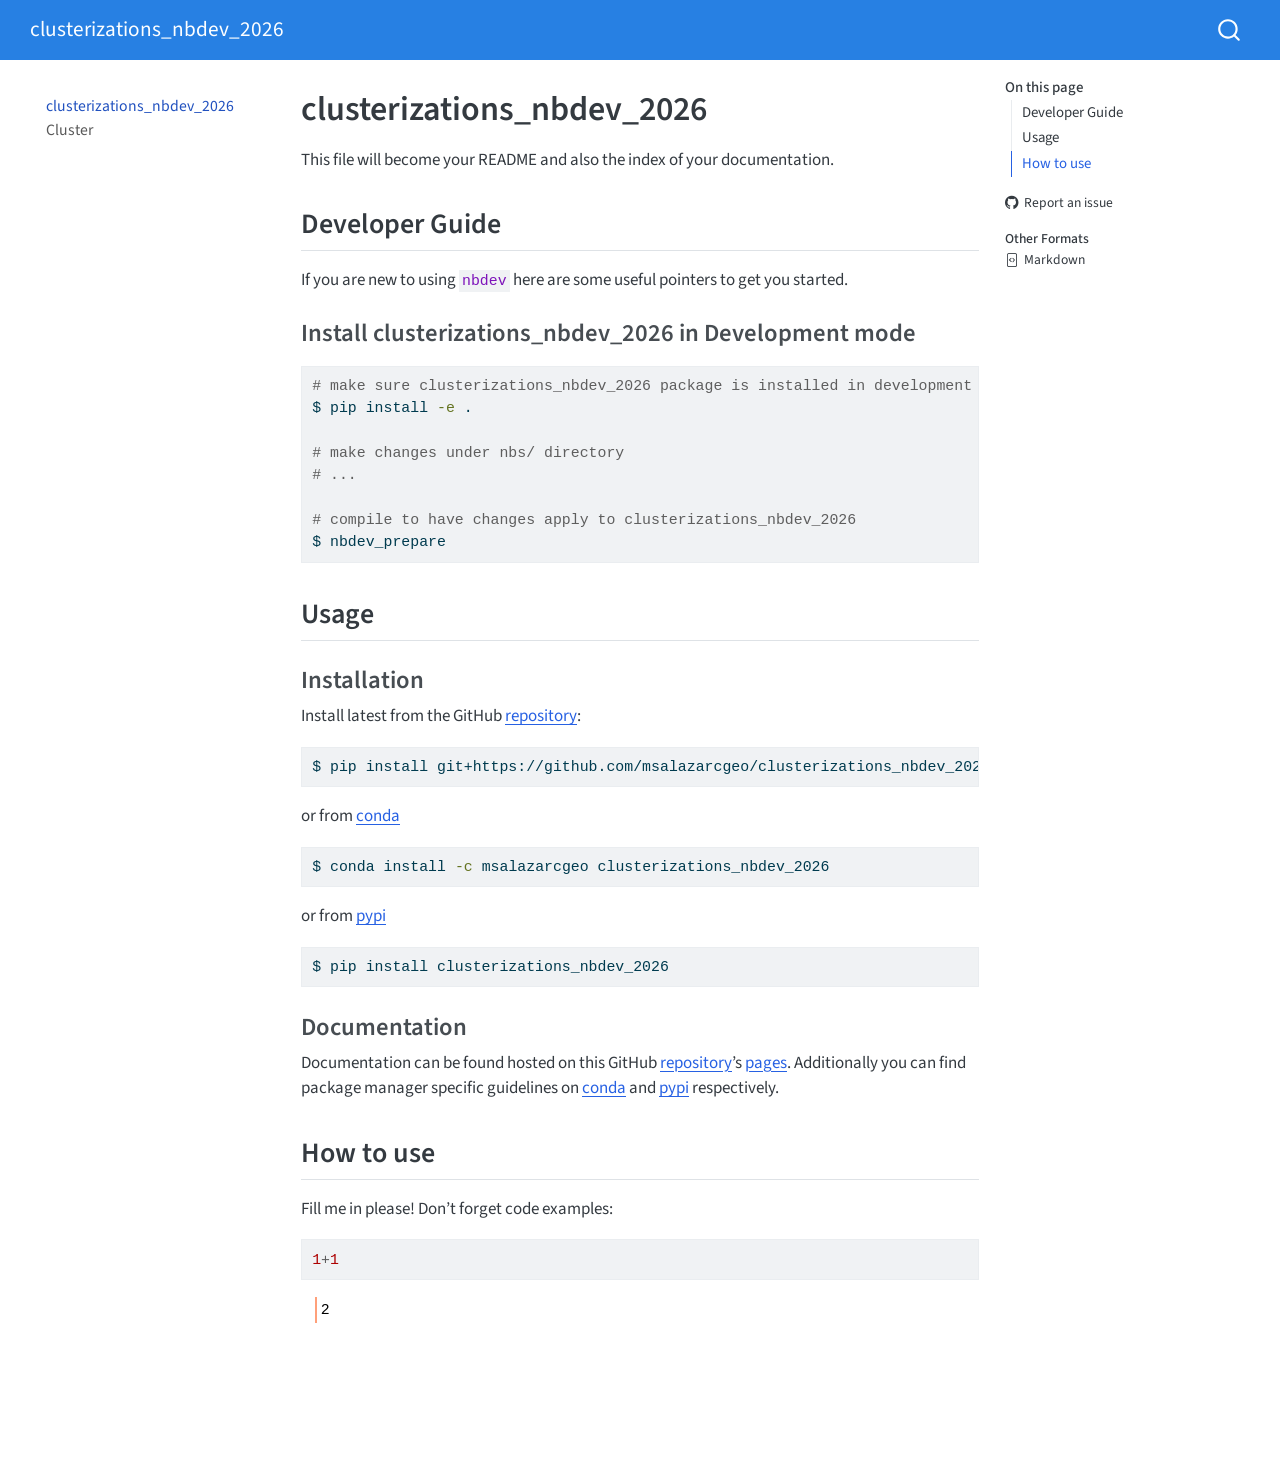
<file: index.html>
<!DOCTYPE html>
<html xmlns="http://www.w3.org/1999/xhtml" lang="en" xml:lang="en"><head>

<meta charset="utf-8">
<meta name="generator" content="quarto-1.8.27">

<meta name="viewport" content="width=device-width, initial-scale=1.0, user-scalable=yes">


<title>clusterizations_nbdev_2026</title>
<style>
code{white-space: pre-wrap;}
span.smallcaps{font-variant: small-caps;}
div.columns{display: flex; gap: min(4vw, 1.5em);}
div.column{flex: auto; overflow-x: auto;}
div.hanging-indent{margin-left: 1.5em; text-indent: -1.5em;}
ul.task-list{list-style: none;}
ul.task-list li input[type="checkbox"] {
  width: 0.8em;
  margin: 0 0.8em 0.2em -1em; /* quarto-specific, see https://github.com/quarto-dev/quarto-cli/issues/4556 */ 
  vertical-align: middle;
}
/* CSS for syntax highlighting */
html { -webkit-text-size-adjust: 100%; }
pre > code.sourceCode { white-space: pre; position: relative; }
pre > code.sourceCode > span { display: inline-block; line-height: 1.25; }
pre > code.sourceCode > span:empty { height: 1.2em; }
.sourceCode { overflow: visible; }
code.sourceCode > span { color: inherit; text-decoration: inherit; }
div.sourceCode { margin: 1em 0; }
pre.sourceCode { margin: 0; }
@media screen {
div.sourceCode { overflow: auto; }
}
@media print {
pre > code.sourceCode { white-space: pre-wrap; }
pre > code.sourceCode > span { text-indent: -5em; padding-left: 5em; }
}
pre.numberSource code
  { counter-reset: source-line 0; }
pre.numberSource code > span
  { position: relative; left: -4em; counter-increment: source-line; }
pre.numberSource code > span > a:first-child::before
  { content: counter(source-line);
    position: relative; left: -1em; text-align: right; vertical-align: baseline;
    border: none; display: inline-block;
    -webkit-touch-callout: none; -webkit-user-select: none;
    -khtml-user-select: none; -moz-user-select: none;
    -ms-user-select: none; user-select: none;
    padding: 0 4px; width: 4em;
  }
pre.numberSource { margin-left: 3em;  padding-left: 4px; }
div.sourceCode
  {   }
@media screen {
pre > code.sourceCode > span > a:first-child::before { text-decoration: underline; }
}
</style>


<script src="site_libs/quarto-nav/quarto-nav.js"></script>
<script src="site_libs/quarto-nav/headroom.min.js"></script>
<script src="site_libs/clipboard/clipboard.min.js"></script>
<script src="site_libs/quarto-search/autocomplete.umd.js"></script>
<script src="site_libs/quarto-search/fuse.min.js"></script>
<script src="site_libs/quarto-search/quarto-search.js"></script>
<meta name="quarto:offset" content="./">
<script src="site_libs/quarto-html/quarto.js" type="module"></script>
<script src="site_libs/quarto-html/tabsets/tabsets.js" type="module"></script>
<script src="site_libs/quarto-html/axe/axe-check.js" type="module"></script>
<script src="site_libs/quarto-html/popper.min.js"></script>
<script src="site_libs/quarto-html/tippy.umd.min.js"></script>
<script src="site_libs/quarto-html/anchor.min.js"></script>
<link href="site_libs/quarto-html/tippy.css" rel="stylesheet">
<link href="site_libs/quarto-html/quarto-syntax-highlighting-ed96de9b727972fe78a7b5d16c58bf87.css" rel="stylesheet" id="quarto-text-highlighting-styles">
<script src="site_libs/bootstrap/bootstrap.min.js"></script>
<link href="site_libs/bootstrap/bootstrap-icons.css" rel="stylesheet">
<link href="site_libs/bootstrap/bootstrap-74e261670409b0dc5a14731eba50c4ac.min.css" rel="stylesheet" append-hash="true" id="quarto-bootstrap" data-mode="light">
<script id="quarto-search-options" type="application/json">{
  "location": "navbar",
  "copy-button": false,
  "collapse-after": 3,
  "panel-placement": "end",
  "type": "overlay",
  "limit": 50,
  "keyboard-shortcut": [
    "f",
    "/",
    "s"
  ],
  "show-item-context": false,
  "language": {
    "search-no-results-text": "No results",
    "search-matching-documents-text": "matching documents",
    "search-copy-link-title": "Copy link to search",
    "search-hide-matches-text": "Hide additional matches",
    "search-more-match-text": "more match in this document",
    "search-more-matches-text": "more matches in this document",
    "search-clear-button-title": "Clear",
    "search-text-placeholder": "",
    "search-detached-cancel-button-title": "Cancel",
    "search-submit-button-title": "Submit",
    "search-label": "Search"
  }
}</script>


<link rel="stylesheet" href="styles.css">
<meta property="og:title" content="clusterizations_nbdev_2026">
<meta property="og:description" content="">
<meta property="og:site_name" content="clusterizations_nbdev_2026">
<meta name="twitter:title" content="clusterizations_nbdev_2026">
<meta name="twitter:description" content="">
<meta name="twitter:card" content="summary">
</head>

<body class="nav-sidebar floating nav-fixed quarto-light">

<div id="quarto-search-results"></div>
  <header id="quarto-header" class="headroom fixed-top">
    <nav class="navbar navbar-expand-lg " data-bs-theme="dark">
      <div class="navbar-container container-fluid">
      <div class="navbar-brand-container mx-auto">
    <a class="navbar-brand" href="./index.html">
    <span class="navbar-title">clusterizations_nbdev_2026</span>
    </a>
  </div>
        <div class="quarto-navbar-tools tools-end">
</div>
          <div id="quarto-search" class="" title="Search"></div>
      </div> <!-- /container-fluid -->
    </nav>
  <nav class="quarto-secondary-nav">
    <div class="container-fluid d-flex">
      <button type="button" class="quarto-btn-toggle btn" data-bs-toggle="collapse" role="button" data-bs-target=".quarto-sidebar-collapse-item" aria-controls="quarto-sidebar" aria-expanded="false" aria-label="Toggle sidebar navigation" onclick="if (window.quartoToggleHeadroom) { window.quartoToggleHeadroom(); }">
        <i class="bi bi-layout-text-sidebar-reverse"></i>
      </button>
        <nav class="quarto-page-breadcrumbs" aria-label="breadcrumb"><ol class="breadcrumb"><li class="breadcrumb-item"><a href="./index.html">clusterizations_nbdev_2026</a></li></ol></nav>
        <a class="flex-grow-1" role="navigation" data-bs-toggle="collapse" data-bs-target=".quarto-sidebar-collapse-item" aria-controls="quarto-sidebar" aria-expanded="false" aria-label="Toggle sidebar navigation" onclick="if (window.quartoToggleHeadroom) { window.quartoToggleHeadroom(); }">      
        </a>
    </div>
  </nav>
</header>
<!-- content -->
<div id="quarto-content" class="quarto-container page-columns page-rows-contents page-layout-article page-navbar">
<!-- sidebar -->
  <nav id="quarto-sidebar" class="sidebar collapse collapse-horizontal quarto-sidebar-collapse-item sidebar-navigation floating overflow-auto">
    <div class="sidebar-menu-container"> 
    <ul class="list-unstyled mt-1">
        <li class="sidebar-item">
  <div class="sidebar-item-container"> 
  <a href="./index.html" class="sidebar-item-text sidebar-link active">
 <span class="menu-text">clusterizations_nbdev_2026</span></a>
  </div>
</li>
        <li class="sidebar-item">
  <div class="sidebar-item-container"> 
  <a href="./cluster.html" class="sidebar-item-text sidebar-link">
 <span class="menu-text">Cluster</span></a>
  </div>
</li>
    </ul>
    </div>
</nav>
<div id="quarto-sidebar-glass" class="quarto-sidebar-collapse-item" data-bs-toggle="collapse" data-bs-target=".quarto-sidebar-collapse-item"></div>
<!-- margin-sidebar -->
    <div id="quarto-margin-sidebar" class="sidebar margin-sidebar">
        <nav id="TOC" role="doc-toc" class="toc-active">
    <h2 id="toc-title">On this page</h2>
   
  <ul>
  <li><a href="#developer-guide" id="toc-developer-guide" class="nav-link active" data-scroll-target="#developer-guide">Developer Guide</a>
  <ul class="collapse">
  <li><a href="#install-clusterizations_nbdev_2026-in-development-mode" id="toc-install-clusterizations_nbdev_2026-in-development-mode" class="nav-link" data-scroll-target="#install-clusterizations_nbdev_2026-in-development-mode">Install clusterizations_nbdev_2026 in Development mode</a></li>
  </ul></li>
  <li><a href="#usage" id="toc-usage" class="nav-link" data-scroll-target="#usage">Usage</a>
  <ul class="collapse">
  <li><a href="#installation" id="toc-installation" class="nav-link" data-scroll-target="#installation">Installation</a></li>
  <li><a href="#documentation" id="toc-documentation" class="nav-link" data-scroll-target="#documentation">Documentation</a></li>
  </ul></li>
  <li><a href="#how-to-use" id="toc-how-to-use" class="nav-link" data-scroll-target="#how-to-use">How to use</a></li>
  </ul>
<div class="toc-actions"><ul><li><a href="https://github.com/msalazarcgeo/clusterizations_nbdev_2026/issues/new" class="toc-action"><i class="bi bi-github"></i>Report an issue</a></li></ul></div><div class="quarto-alternate-formats"><h2>Other Formats</h2><ul><li><a href="index.html.md"><i class="bi bi-file-code"></i>Markdown</a></li></ul></div></nav>
    </div>
<!-- main -->
<main class="content" id="quarto-document-content">

<header id="title-block-header" class="quarto-title-block default">
<div class="quarto-title">
<h1 class="title">clusterizations_nbdev_2026</h1>
</div>



<div class="quarto-title-meta">

    
  
    
  </div>
  


</header>


<!-- WARNING: THIS FILE WAS AUTOGENERATED! DO NOT EDIT! -->
<p>This file will become your README and also the index of your documentation.</p>
<section id="developer-guide" class="level2">
<h2 class="anchored" data-anchor-id="developer-guide">Developer Guide</h2>
<p>If you are new to using <code>nbdev</code> here are some useful pointers to get you started.</p>
<section id="install-clusterizations_nbdev_2026-in-development-mode" class="level3">
<h3 class="anchored" data-anchor-id="install-clusterizations_nbdev_2026-in-development-mode">Install clusterizations_nbdev_2026 in Development mode</h3>
<div class="code-copy-outer-scaffold"><div class="sourceCode" id="cb1"><pre class="sourceCode sh code-with-copy"><code class="sourceCode bash"><span id="cb1-1"><a href="#cb1-1" aria-hidden="true" tabindex="-1"></a><span class="co"># make sure clusterizations_nbdev_2026 package is installed in development mode</span></span>
<span id="cb1-2"><a href="#cb1-2" aria-hidden="true" tabindex="-1"></a><span class="ex">$</span> pip install <span class="at">-e</span> .</span>
<span id="cb1-3"><a href="#cb1-3" aria-hidden="true" tabindex="-1"></a></span>
<span id="cb1-4"><a href="#cb1-4" aria-hidden="true" tabindex="-1"></a><span class="co"># make changes under nbs/ directory</span></span>
<span id="cb1-5"><a href="#cb1-5" aria-hidden="true" tabindex="-1"></a><span class="co"># ...</span></span>
<span id="cb1-6"><a href="#cb1-6" aria-hidden="true" tabindex="-1"></a></span>
<span id="cb1-7"><a href="#cb1-7" aria-hidden="true" tabindex="-1"></a><span class="co"># compile to have changes apply to clusterizations_nbdev_2026</span></span>
<span id="cb1-8"><a href="#cb1-8" aria-hidden="true" tabindex="-1"></a><span class="ex">$</span> nbdev_prepare</span></code></pre></div><button title="Copy to Clipboard" class="code-copy-button"><i class="bi"></i></button></div>
</section>
</section>
<section id="usage" class="level2">
<h2 class="anchored" data-anchor-id="usage">Usage</h2>
<section id="installation" class="level3">
<h3 class="anchored" data-anchor-id="installation">Installation</h3>
<p>Install latest from the GitHub <a href="https://github.com/msalazarcgeo/clusterizations_nbdev_2026">repository</a>:</p>
<div class="code-copy-outer-scaffold"><div class="sourceCode" id="cb2"><pre class="sourceCode sh code-with-copy"><code class="sourceCode bash"><span id="cb2-1"><a href="#cb2-1" aria-hidden="true" tabindex="-1"></a><span class="ex">$</span> pip install git+https://github.com/msalazarcgeo/clusterizations_nbdev_2026.git</span></code></pre></div><button title="Copy to Clipboard" class="code-copy-button"><i class="bi"></i></button></div>
<p>or from <a href="https://anaconda.org/msalazarcgeo/clusterizations_nbdev_2026">conda</a></p>
<div class="code-copy-outer-scaffold"><div class="sourceCode" id="cb3"><pre class="sourceCode sh code-with-copy"><code class="sourceCode bash"><span id="cb3-1"><a href="#cb3-1" aria-hidden="true" tabindex="-1"></a><span class="ex">$</span> conda install <span class="at">-c</span> msalazarcgeo clusterizations_nbdev_2026</span></code></pre></div><button title="Copy to Clipboard" class="code-copy-button"><i class="bi"></i></button></div>
<p>or from <a href="https://pypi.org/project/clusterizations_nbdev_2026/">pypi</a></p>
<div class="code-copy-outer-scaffold"><div class="sourceCode" id="cb4"><pre class="sourceCode sh code-with-copy"><code class="sourceCode bash"><span id="cb4-1"><a href="#cb4-1" aria-hidden="true" tabindex="-1"></a><span class="ex">$</span> pip install clusterizations_nbdev_2026</span></code></pre></div><button title="Copy to Clipboard" class="code-copy-button"><i class="bi"></i></button></div>
</section>
<section id="documentation" class="level3">
<h3 class="anchored" data-anchor-id="documentation">Documentation</h3>
<p>Documentation can be found hosted on this GitHub <a href="https://github.com/msalazarcgeo/clusterizations_nbdev_2026">repository</a>’s <a href="https://msalazarcgeo.github.io/clusterizations_nbdev_2026/">pages</a>. Additionally you can find package manager specific guidelines on <a href="https://anaconda.org/msalazarcgeo/clusterizations_nbdev_2026">conda</a> and <a href="https://pypi.org/project/clusterizations_nbdev_2026/">pypi</a> respectively.</p>
</section>
</section>
<section id="how-to-use" class="level2">
<h2 class="anchored" data-anchor-id="how-to-use">How to use</h2>
<p>Fill me in please! Don’t forget code examples:</p>
<div id="fc295cf3" class="cell">
<div class="code-copy-outer-scaffold"><div class="sourceCode cell-code" id="cb5"><pre class="sourceCode python code-with-copy"><code class="sourceCode python"><span id="cb5-1"><a href="#cb5-1" aria-hidden="true" tabindex="-1"></a><span class="dv">1</span><span class="op">+</span><span class="dv">1</span></span></code></pre></div><button title="Copy to Clipboard" class="code-copy-button"><i class="bi"></i></button></div>
<div class="cell-output cell-output-display">
<pre><code>2</code></pre>
</div>
</div>


</section>

</main> <!-- /main -->
<script id="quarto-html-after-body" type="application/javascript">
  window.document.addEventListener("DOMContentLoaded", function (event) {
    const icon = "";
    const anchorJS = new window.AnchorJS();
    anchorJS.options = {
      placement: 'right',
      icon: icon
    };
    anchorJS.add('.anchored');
    const isCodeAnnotation = (el) => {
      for (const clz of el.classList) {
        if (clz.startsWith('code-annotation-')) {                     
          return true;
        }
      }
      return false;
    }
    const onCopySuccess = function(e) {
      // button target
      const button = e.trigger;
      // don't keep focus
      button.blur();
      // flash "checked"
      button.classList.add('code-copy-button-checked');
      var currentTitle = button.getAttribute("title");
      button.setAttribute("title", "Copied!");
      let tooltip;
      if (window.bootstrap) {
        button.setAttribute("data-bs-toggle", "tooltip");
        button.setAttribute("data-bs-placement", "left");
        button.setAttribute("data-bs-title", "Copied!");
        tooltip = new bootstrap.Tooltip(button, 
          { trigger: "manual", 
            customClass: "code-copy-button-tooltip",
            offset: [0, -8]});
        tooltip.show();    
      }
      setTimeout(function() {
        if (tooltip) {
          tooltip.hide();
          button.removeAttribute("data-bs-title");
          button.removeAttribute("data-bs-toggle");
          button.removeAttribute("data-bs-placement");
        }
        button.setAttribute("title", currentTitle);
        button.classList.remove('code-copy-button-checked');
      }, 1000);
      // clear code selection
      e.clearSelection();
    }
    const getTextToCopy = function(trigger) {
      const outerScaffold = trigger.parentElement.cloneNode(true);
      const codeEl = outerScaffold.querySelector('code');
      for (const childEl of codeEl.children) {
        if (isCodeAnnotation(childEl)) {
          childEl.remove();
        }
      }
      return codeEl.innerText;
    }
    const clipboard = new window.ClipboardJS('.code-copy-button:not([data-in-quarto-modal])', {
      text: getTextToCopy
    });
    clipboard.on('success', onCopySuccess);
    if (window.document.getElementById('quarto-embedded-source-code-modal')) {
      const clipboardModal = new window.ClipboardJS('.code-copy-button[data-in-quarto-modal]', {
        text: getTextToCopy,
        container: window.document.getElementById('quarto-embedded-source-code-modal')
      });
      clipboardModal.on('success', onCopySuccess);
    }
      var localhostRegex = new RegExp(/^(?:http|https):\/\/localhost\:?[0-9]*\//);
      var mailtoRegex = new RegExp(/^mailto:/);
        var filterRegex = new RegExp("https:\/\/msalazarcgeo\.github\.io\/clusterizations_nbdev_2026");
      var isInternal = (href) => {
          return filterRegex.test(href) || localhostRegex.test(href) || mailtoRegex.test(href);
      }
      // Inspect non-navigation links and adorn them if external
     var links = window.document.querySelectorAll('a[href]:not(.nav-link):not(.navbar-brand):not(.toc-action):not(.sidebar-link):not(.sidebar-item-toggle):not(.pagination-link):not(.no-external):not([aria-hidden]):not(.dropdown-item):not(.quarto-navigation-tool):not(.about-link)');
      for (var i=0; i<links.length; i++) {
        const link = links[i];
        if (!isInternal(link.href)) {
          // undo the damage that might have been done by quarto-nav.js in the case of
          // links that we want to consider external
          if (link.dataset.originalHref !== undefined) {
            link.href = link.dataset.originalHref;
          }
        }
      }
    function tippyHover(el, contentFn, onTriggerFn, onUntriggerFn) {
      const config = {
        allowHTML: true,
        maxWidth: 500,
        delay: 100,
        arrow: false,
        appendTo: function(el) {
            return el.parentElement;
        },
        interactive: true,
        interactiveBorder: 10,
        theme: 'quarto',
        placement: 'bottom-start',
      };
      if (contentFn) {
        config.content = contentFn;
      }
      if (onTriggerFn) {
        config.onTrigger = onTriggerFn;
      }
      if (onUntriggerFn) {
        config.onUntrigger = onUntriggerFn;
      }
      window.tippy(el, config); 
    }
    const noterefs = window.document.querySelectorAll('a[role="doc-noteref"]');
    for (var i=0; i<noterefs.length; i++) {
      const ref = noterefs[i];
      tippyHover(ref, function() {
        // use id or data attribute instead here
        let href = ref.getAttribute('data-footnote-href') || ref.getAttribute('href');
        try { href = new URL(href).hash; } catch {}
        const id = href.replace(/^#\/?/, "");
        const note = window.document.getElementById(id);
        if (note) {
          return note.innerHTML;
        } else {
          return "";
        }
      });
    }
    const xrefs = window.document.querySelectorAll('a.quarto-xref');
    const processXRef = (id, note) => {
      // Strip column container classes
      const stripColumnClz = (el) => {
        el.classList.remove("page-full", "page-columns");
        if (el.children) {
          for (const child of el.children) {
            stripColumnClz(child);
          }
        }
      }
      stripColumnClz(note)
      if (id === null || id.startsWith('sec-')) {
        // Special case sections, only their first couple elements
        const container = document.createElement("div");
        if (note.children && note.children.length > 2) {
          container.appendChild(note.children[0].cloneNode(true));
          for (let i = 1; i < note.children.length; i++) {
            const child = note.children[i];
            if (child.tagName === "P" && child.innerText === "") {
              continue;
            } else {
              container.appendChild(child.cloneNode(true));
              break;
            }
          }
          if (window.Quarto?.typesetMath) {
            window.Quarto.typesetMath(container);
          }
          return container.innerHTML
        } else {
          if (window.Quarto?.typesetMath) {
            window.Quarto.typesetMath(note);
          }
          return note.innerHTML;
        }
      } else {
        // Remove any anchor links if they are present
        const anchorLink = note.querySelector('a.anchorjs-link');
        if (anchorLink) {
          anchorLink.remove();
        }
        if (window.Quarto?.typesetMath) {
          window.Quarto.typesetMath(note);
        }
        if (note.classList.contains("callout")) {
          return note.outerHTML;
        } else {
          return note.innerHTML;
        }
      }
    }
    for (var i=0; i<xrefs.length; i++) {
      const xref = xrefs[i];
      tippyHover(xref, undefined, function(instance) {
        instance.disable();
        let url = xref.getAttribute('href');
        let hash = undefined; 
        if (url.startsWith('#')) {
          hash = url;
        } else {
          try { hash = new URL(url).hash; } catch {}
        }
        if (hash) {
          const id = hash.replace(/^#\/?/, "");
          const note = window.document.getElementById(id);
          if (note !== null) {
            try {
              const html = processXRef(id, note.cloneNode(true));
              instance.setContent(html);
            } finally {
              instance.enable();
              instance.show();
            }
          } else {
            // See if we can fetch this
            fetch(url.split('#')[0])
            .then(res => res.text())
            .then(html => {
              const parser = new DOMParser();
              const htmlDoc = parser.parseFromString(html, "text/html");
              const note = htmlDoc.getElementById(id);
              if (note !== null) {
                const html = processXRef(id, note);
                instance.setContent(html);
              } 
            }).finally(() => {
              instance.enable();
              instance.show();
            });
          }
        } else {
          // See if we can fetch a full url (with no hash to target)
          // This is a special case and we should probably do some content thinning / targeting
          fetch(url)
          .then(res => res.text())
          .then(html => {
            const parser = new DOMParser();
            const htmlDoc = parser.parseFromString(html, "text/html");
            const note = htmlDoc.querySelector('main.content');
            if (note !== null) {
              // This should only happen for chapter cross references
              // (since there is no id in the URL)
              // remove the first header
              if (note.children.length > 0 && note.children[0].tagName === "HEADER") {
                note.children[0].remove();
              }
              const html = processXRef(null, note);
              instance.setContent(html);
            } 
          }).finally(() => {
            instance.enable();
            instance.show();
          });
        }
      }, function(instance) {
      });
    }
        let selectedAnnoteEl;
        const selectorForAnnotation = ( cell, annotation) => {
          let cellAttr = 'data-code-cell="' + cell + '"';
          let lineAttr = 'data-code-annotation="' +  annotation + '"';
          const selector = 'span[' + cellAttr + '][' + lineAttr + ']';
          return selector;
        }
        const selectCodeLines = (annoteEl) => {
          const doc = window.document;
          const targetCell = annoteEl.getAttribute("data-target-cell");
          const targetAnnotation = annoteEl.getAttribute("data-target-annotation");
          const annoteSpan = window.document.querySelector(selectorForAnnotation(targetCell, targetAnnotation));
          const lines = annoteSpan.getAttribute("data-code-lines").split(",");
          const lineIds = lines.map((line) => {
            return targetCell + "-" + line;
          })
          let top = null;
          let height = null;
          let parent = null;
          if (lineIds.length > 0) {
              //compute the position of the single el (top and bottom and make a div)
              const el = window.document.getElementById(lineIds[0]);
              top = el.offsetTop;
              height = el.offsetHeight;
              parent = el.parentElement.parentElement;
            if (lineIds.length > 1) {
              const lastEl = window.document.getElementById(lineIds[lineIds.length - 1]);
              const bottom = lastEl.offsetTop + lastEl.offsetHeight;
              height = bottom - top;
            }
            if (top !== null && height !== null && parent !== null) {
              // cook up a div (if necessary) and position it 
              let div = window.document.getElementById("code-annotation-line-highlight");
              if (div === null) {
                div = window.document.createElement("div");
                div.setAttribute("id", "code-annotation-line-highlight");
                div.style.position = 'absolute';
                parent.appendChild(div);
              }
              div.style.top = top - 2 + "px";
              div.style.height = height + 4 + "px";
              div.style.left = 0;
              let gutterDiv = window.document.getElementById("code-annotation-line-highlight-gutter");
              if (gutterDiv === null) {
                gutterDiv = window.document.createElement("div");
                gutterDiv.setAttribute("id", "code-annotation-line-highlight-gutter");
                gutterDiv.style.position = 'absolute';
                const codeCell = window.document.getElementById(targetCell);
                const gutter = codeCell.querySelector('.code-annotation-gutter');
                gutter.appendChild(gutterDiv);
              }
              gutterDiv.style.top = top - 2 + "px";
              gutterDiv.style.height = height + 4 + "px";
            }
            selectedAnnoteEl = annoteEl;
          }
        };
        const unselectCodeLines = () => {
          const elementsIds = ["code-annotation-line-highlight", "code-annotation-line-highlight-gutter"];
          elementsIds.forEach((elId) => {
            const div = window.document.getElementById(elId);
            if (div) {
              div.remove();
            }
          });
          selectedAnnoteEl = undefined;
        };
          // Handle positioning of the toggle
      window.addEventListener(
        "resize",
        throttle(() => {
          elRect = undefined;
          if (selectedAnnoteEl) {
            selectCodeLines(selectedAnnoteEl);
          }
        }, 10)
      );
      function throttle(fn, ms) {
      let throttle = false;
      let timer;
        return (...args) => {
          if(!throttle) { // first call gets through
              fn.apply(this, args);
              throttle = true;
          } else { // all the others get throttled
              if(timer) clearTimeout(timer); // cancel #2
              timer = setTimeout(() => {
                fn.apply(this, args);
                timer = throttle = false;
              }, ms);
          }
        };
      }
        // Attach click handler to the DT
        const annoteDls = window.document.querySelectorAll('dt[data-target-cell]');
        for (const annoteDlNode of annoteDls) {
          annoteDlNode.addEventListener('click', (event) => {
            const clickedEl = event.target;
            if (clickedEl !== selectedAnnoteEl) {
              unselectCodeLines();
              const activeEl = window.document.querySelector('dt[data-target-cell].code-annotation-active');
              if (activeEl) {
                activeEl.classList.remove('code-annotation-active');
              }
              selectCodeLines(clickedEl);
              clickedEl.classList.add('code-annotation-active');
            } else {
              // Unselect the line
              unselectCodeLines();
              clickedEl.classList.remove('code-annotation-active');
            }
          });
        }
    const findCites = (el) => {
      const parentEl = el.parentElement;
      if (parentEl) {
        const cites = parentEl.dataset.cites;
        if (cites) {
          return {
            el,
            cites: cites.split(' ')
          };
        } else {
          return findCites(el.parentElement)
        }
      } else {
        return undefined;
      }
    };
    var bibliorefs = window.document.querySelectorAll('a[role="doc-biblioref"]');
    for (var i=0; i<bibliorefs.length; i++) {
      const ref = bibliorefs[i];
      const citeInfo = findCites(ref);
      if (citeInfo) {
        tippyHover(citeInfo.el, function() {
          var popup = window.document.createElement('div');
          citeInfo.cites.forEach(function(cite) {
            var citeDiv = window.document.createElement('div');
            citeDiv.classList.add('hanging-indent');
            citeDiv.classList.add('csl-entry');
            var biblioDiv = window.document.getElementById('ref-' + cite);
            if (biblioDiv) {
              citeDiv.innerHTML = biblioDiv.innerHTML;
            }
            popup.appendChild(citeDiv);
          });
          return popup.innerHTML;
        });
      }
    }
  });
  </script>
</div> <!-- /content -->




<footer class="footer"><div class="nav-footer"><div class="nav-footer-center"><div class="toc-actions d-sm-block d-md-none"><ul><li><a href="https://github.com/msalazarcgeo/clusterizations_nbdev_2026/issues/new" class="toc-action"><i class="bi bi-github"></i>Report an issue</a></li></ul></div></div></div></footer></body></html>
</file>
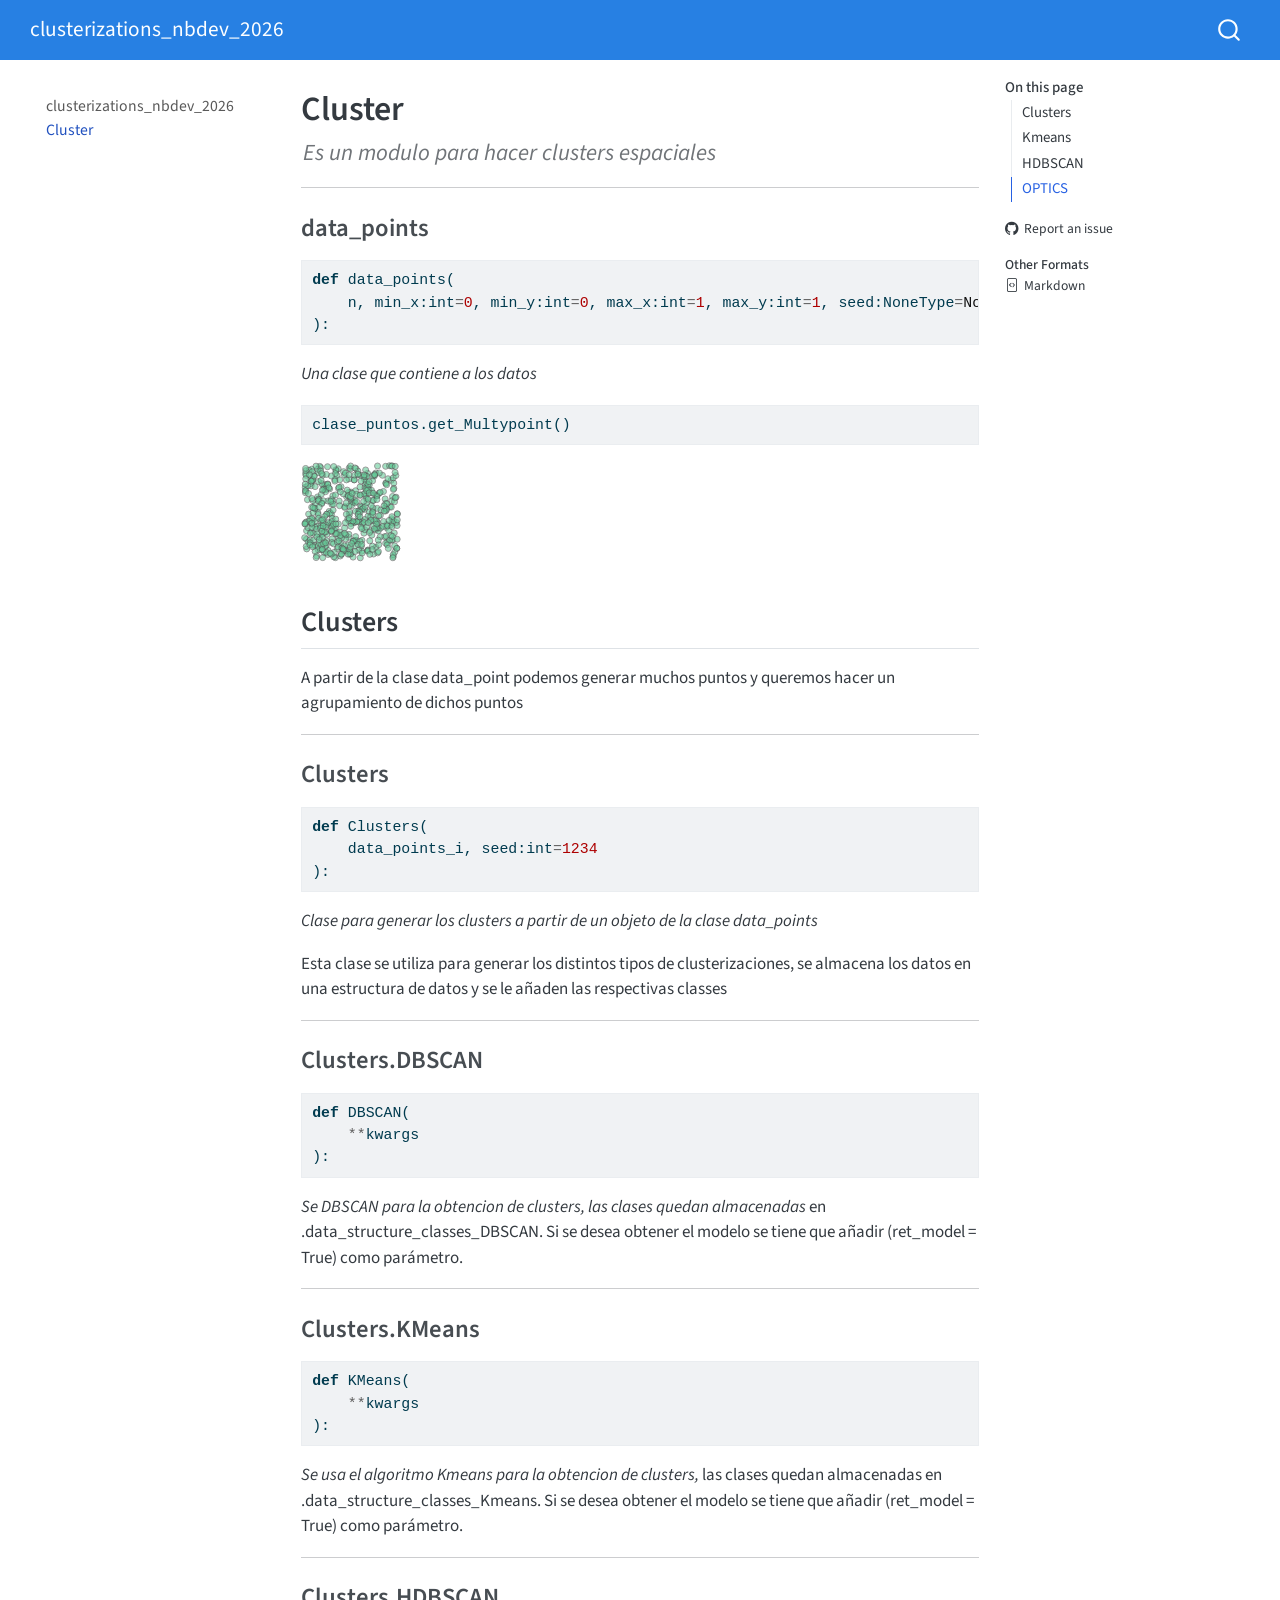
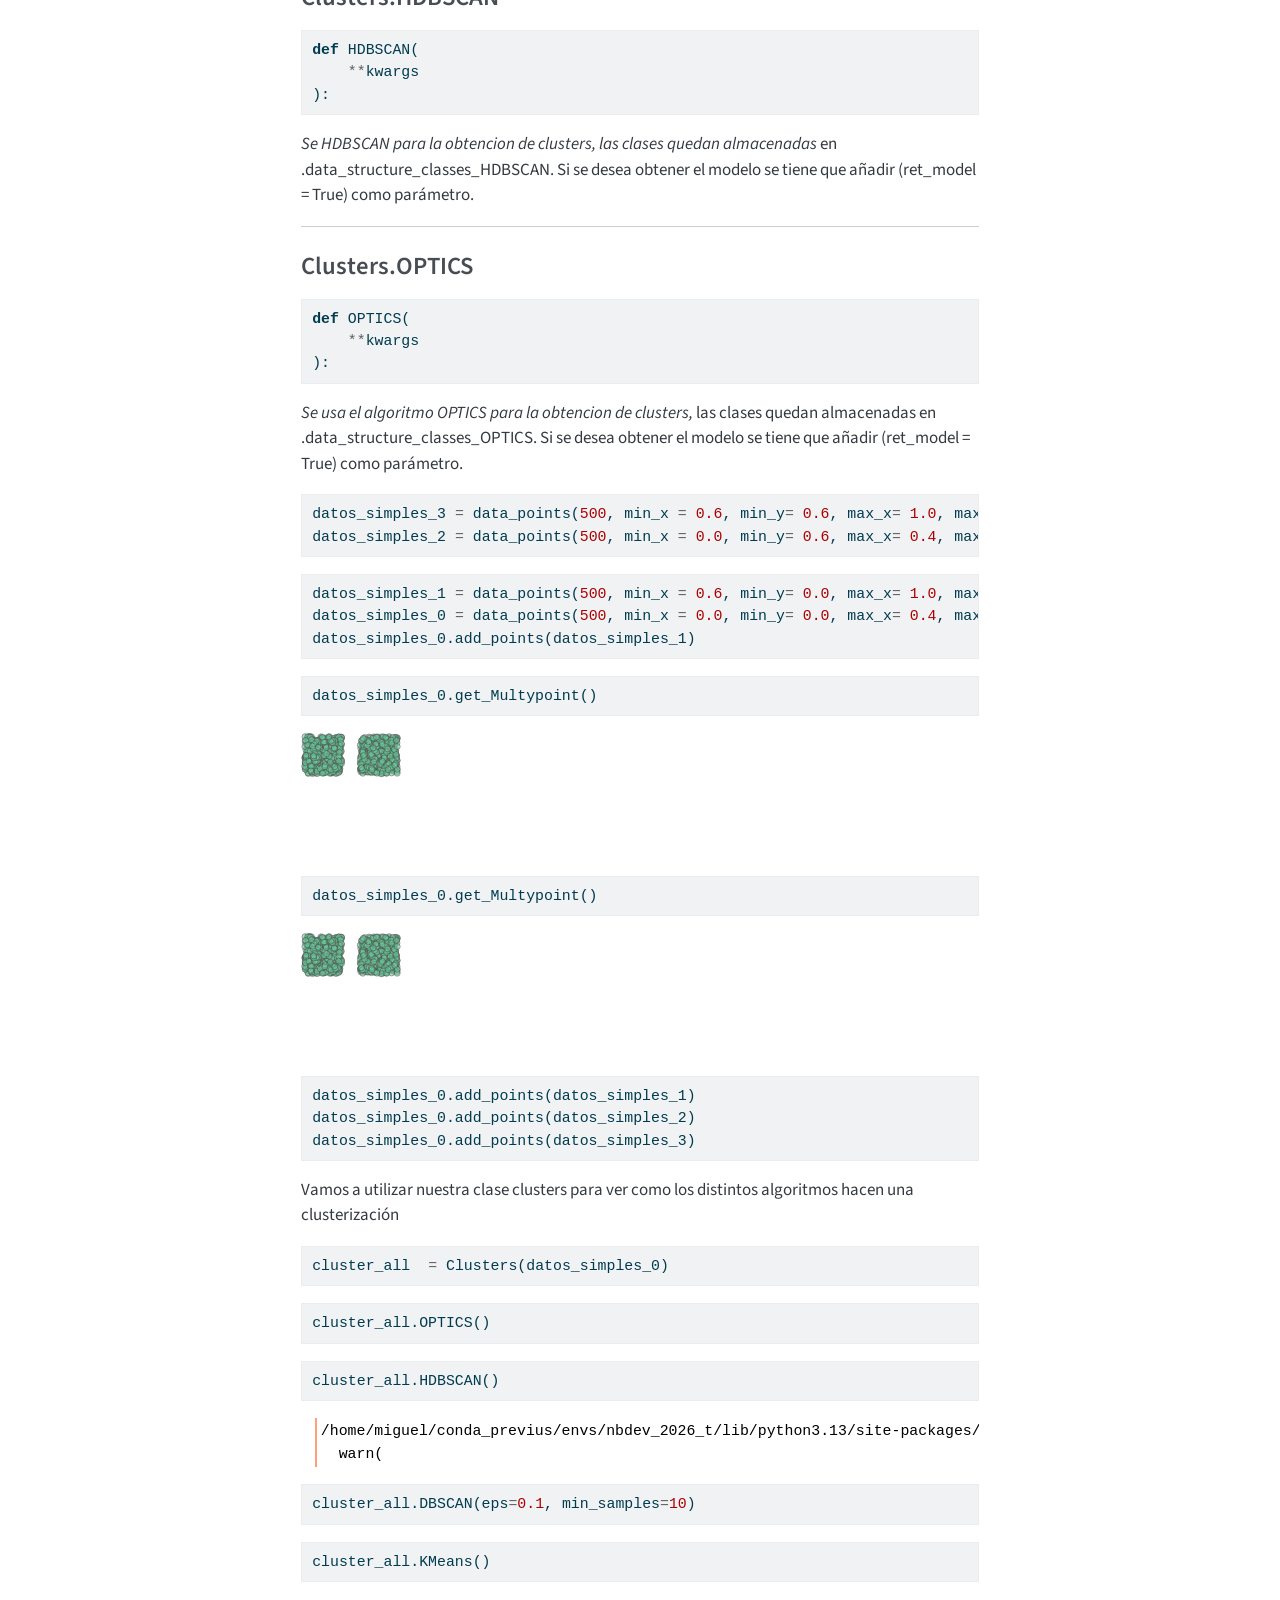
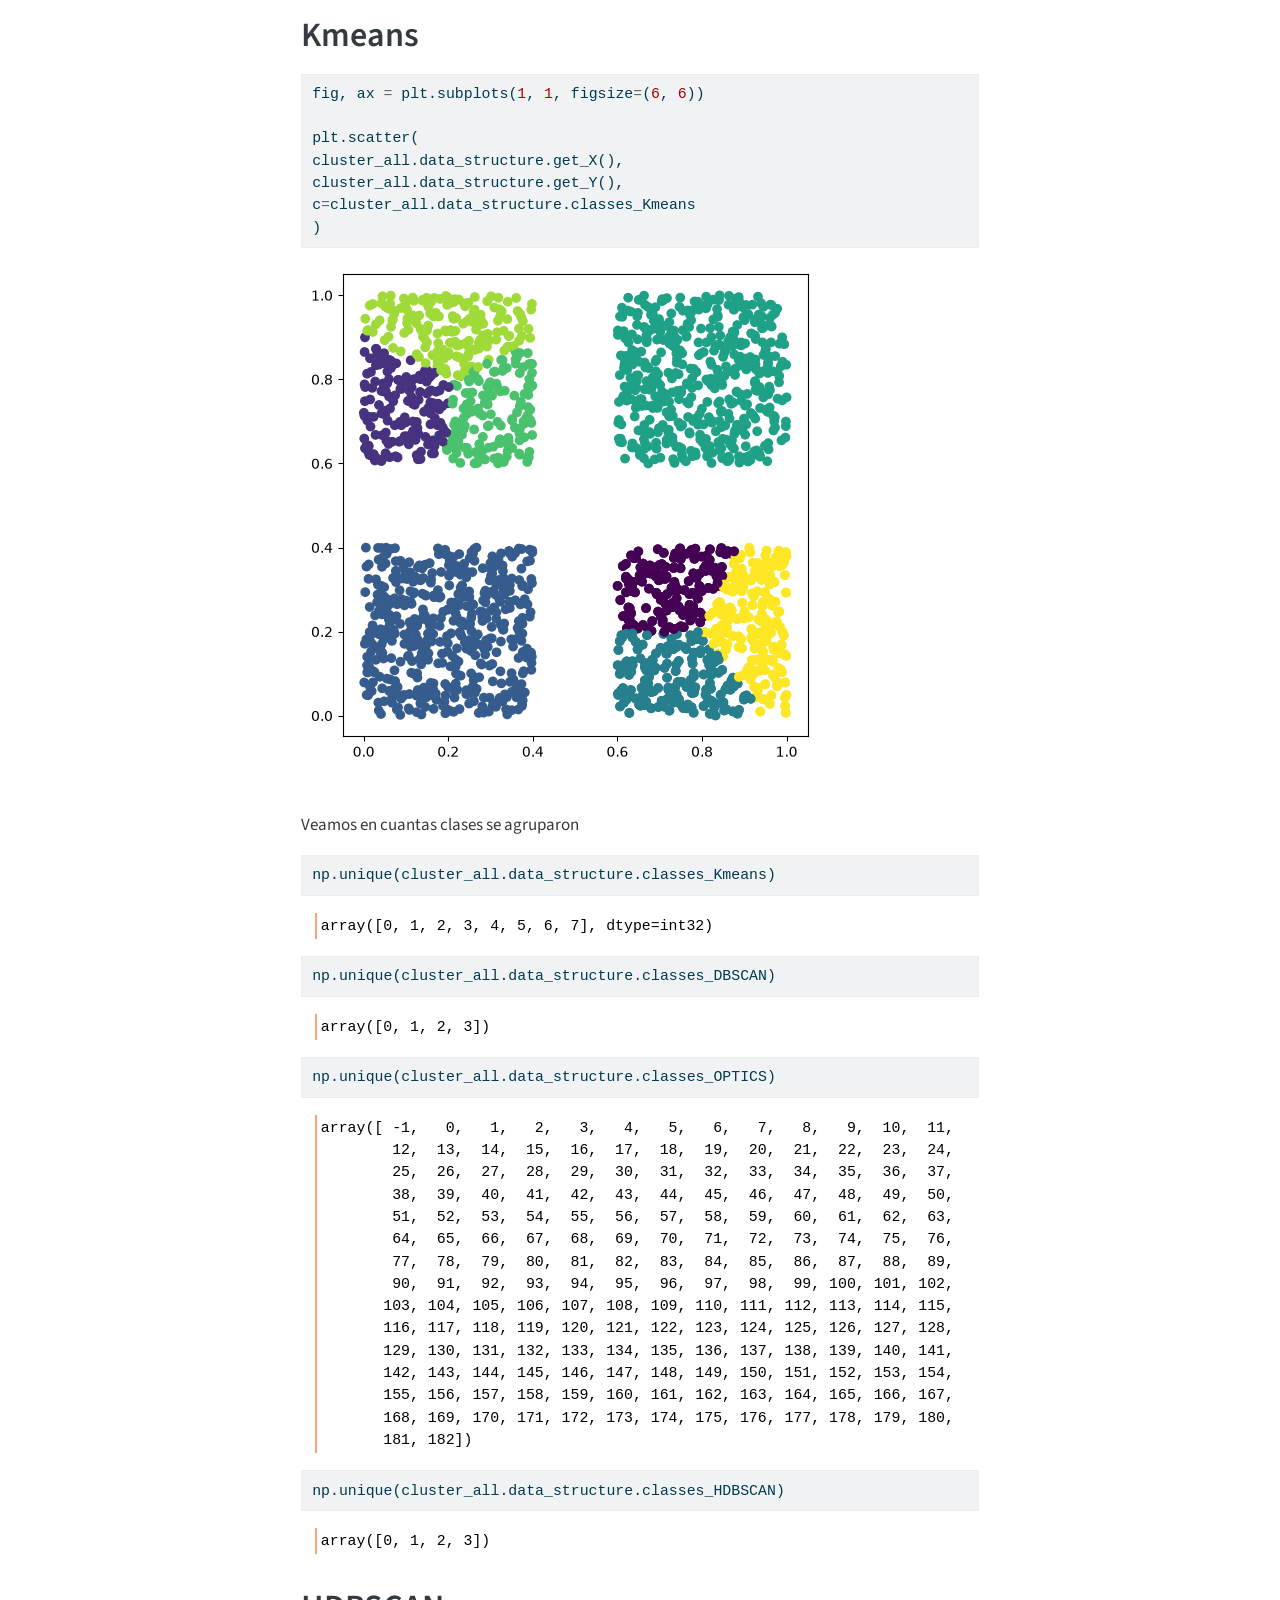
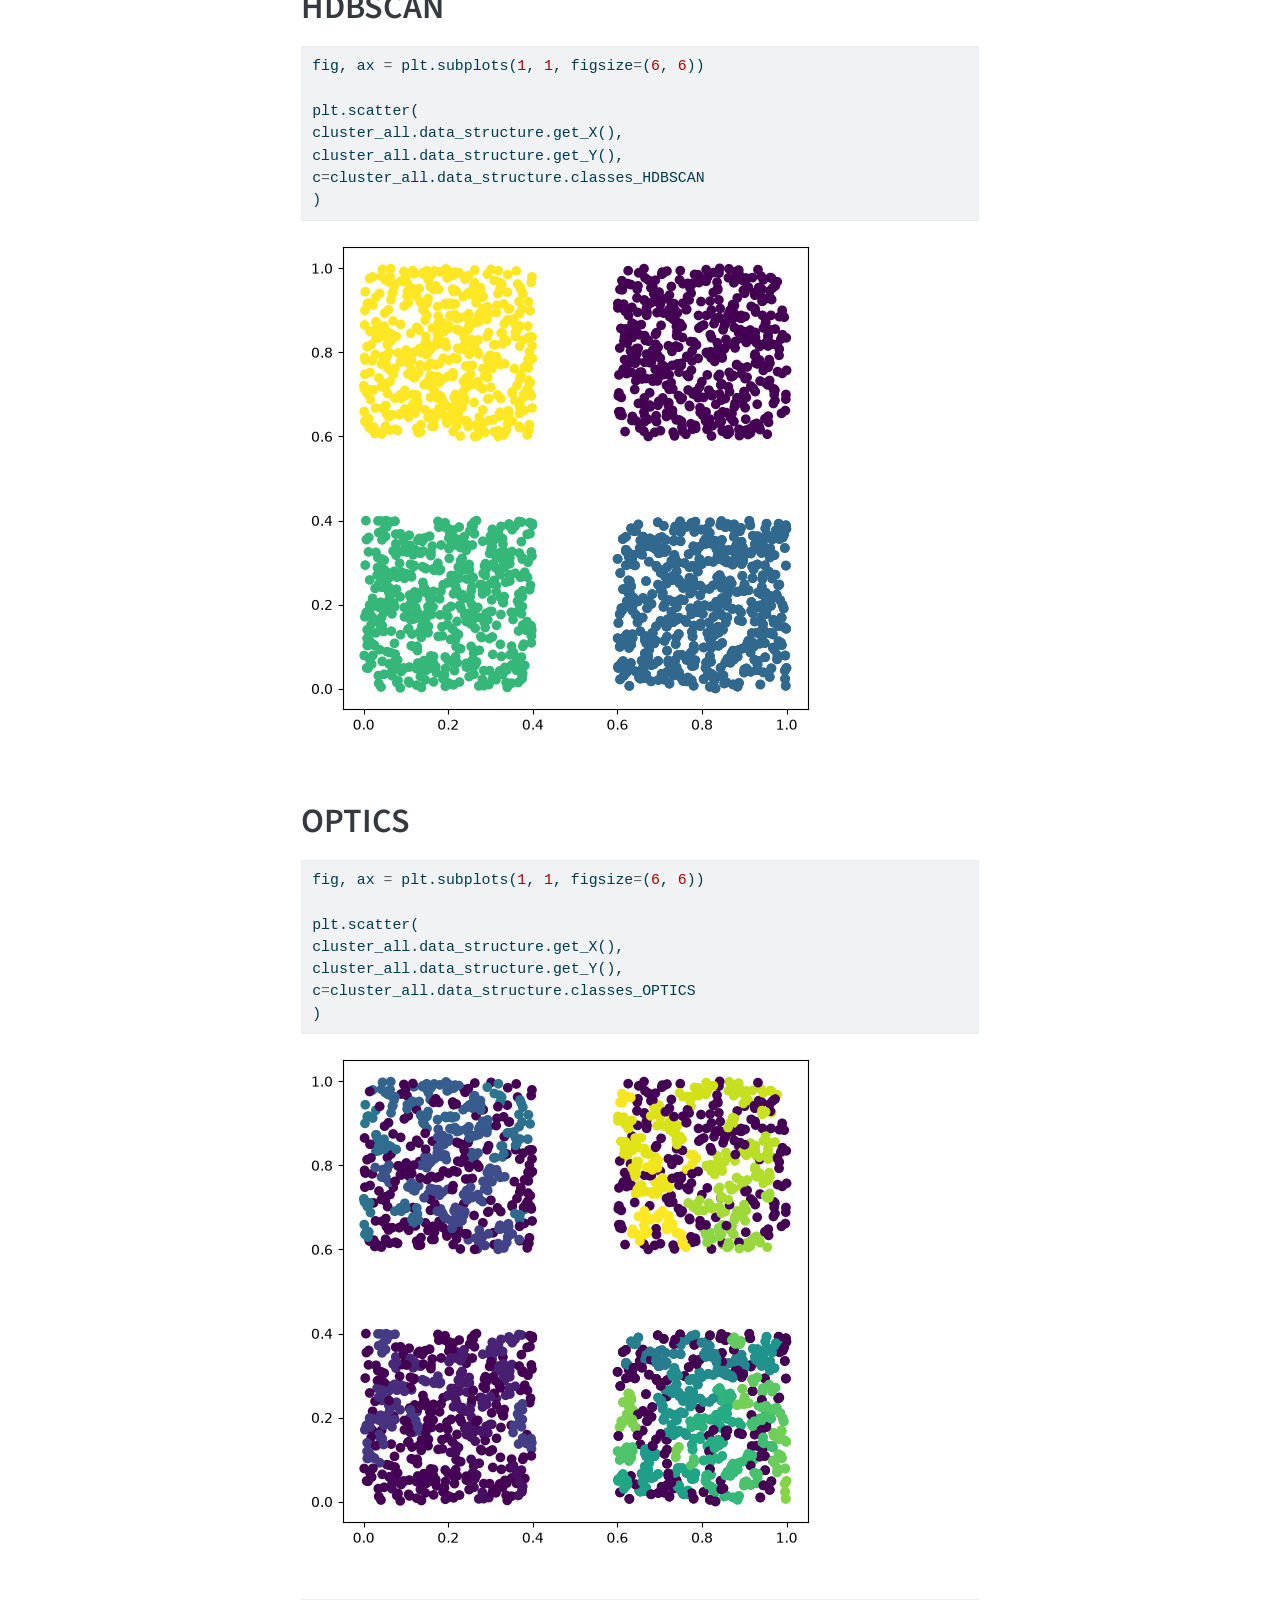
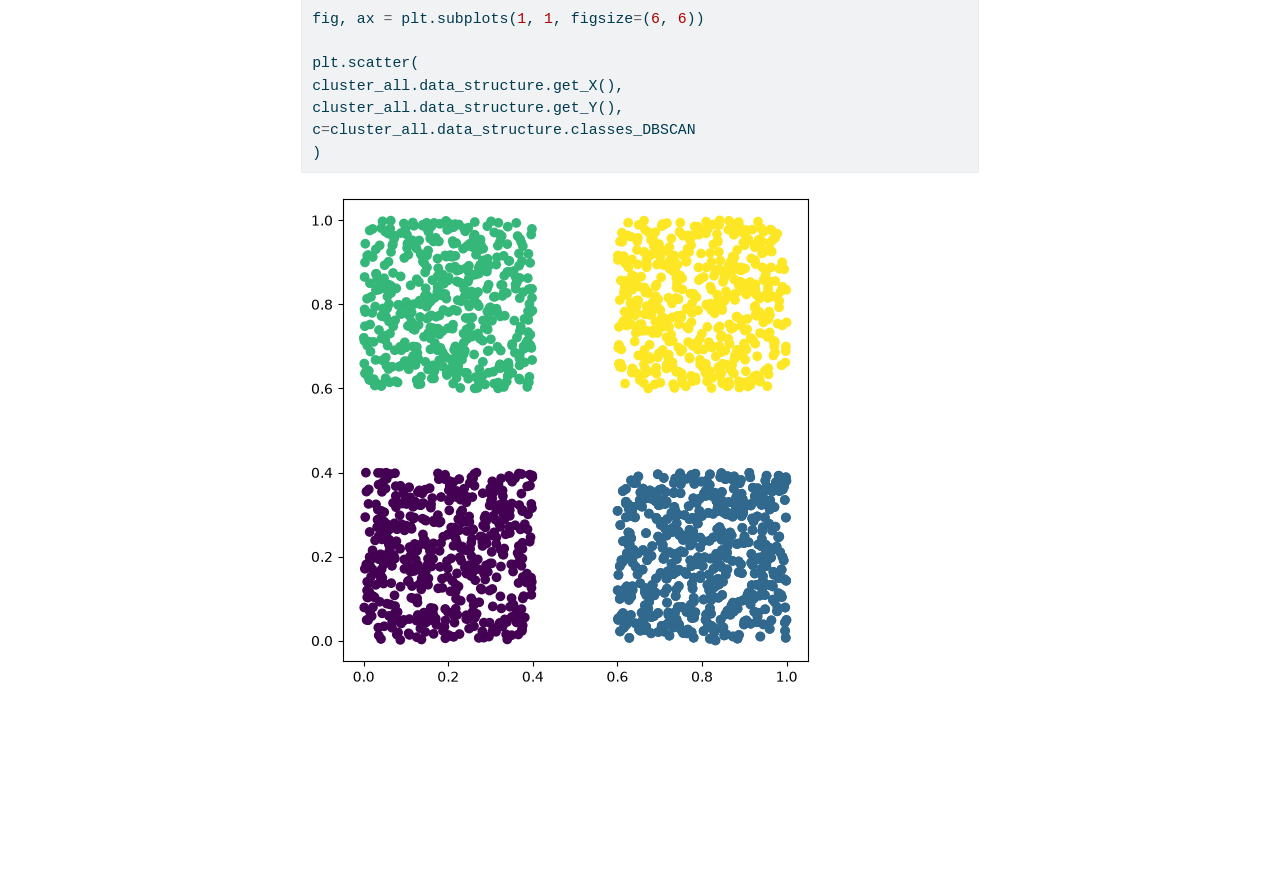
<file: cluster.html>
<!DOCTYPE html>
<html xmlns="http://www.w3.org/1999/xhtml" lang="en" xml:lang="en"><head>

<meta charset="utf-8">
<meta name="generator" content="quarto-1.8.27">

<meta name="viewport" content="width=device-width, initial-scale=1.0, user-scalable=yes">

<meta name="description" content="Es un modulo para hacer clusters espaciales">

<title>Cluster – clusterizations_nbdev_2026</title>
<style>
code{white-space: pre-wrap;}
span.smallcaps{font-variant: small-caps;}
div.columns{display: flex; gap: min(4vw, 1.5em);}
div.column{flex: auto; overflow-x: auto;}
div.hanging-indent{margin-left: 1.5em; text-indent: -1.5em;}
ul.task-list{list-style: none;}
ul.task-list li input[type="checkbox"] {
  width: 0.8em;
  margin: 0 0.8em 0.2em -1em; /* quarto-specific, see https://github.com/quarto-dev/quarto-cli/issues/4556 */ 
  vertical-align: middle;
}
/* CSS for syntax highlighting */
html { -webkit-text-size-adjust: 100%; }
pre > code.sourceCode { white-space: pre; position: relative; }
pre > code.sourceCode > span { display: inline-block; line-height: 1.25; }
pre > code.sourceCode > span:empty { height: 1.2em; }
.sourceCode { overflow: visible; }
code.sourceCode > span { color: inherit; text-decoration: inherit; }
div.sourceCode { margin: 1em 0; }
pre.sourceCode { margin: 0; }
@media screen {
div.sourceCode { overflow: auto; }
}
@media print {
pre > code.sourceCode { white-space: pre-wrap; }
pre > code.sourceCode > span { text-indent: -5em; padding-left: 5em; }
}
pre.numberSource code
  { counter-reset: source-line 0; }
pre.numberSource code > span
  { position: relative; left: -4em; counter-increment: source-line; }
pre.numberSource code > span > a:first-child::before
  { content: counter(source-line);
    position: relative; left: -1em; text-align: right; vertical-align: baseline;
    border: none; display: inline-block;
    -webkit-touch-callout: none; -webkit-user-select: none;
    -khtml-user-select: none; -moz-user-select: none;
    -ms-user-select: none; user-select: none;
    padding: 0 4px; width: 4em;
  }
pre.numberSource { margin-left: 3em;  padding-left: 4px; }
div.sourceCode
  {   }
@media screen {
pre > code.sourceCode > span > a:first-child::before { text-decoration: underline; }
}
</style>


<script src="site_libs/quarto-nav/quarto-nav.js"></script>
<script src="site_libs/quarto-nav/headroom.min.js"></script>
<script src="site_libs/clipboard/clipboard.min.js"></script>
<script src="site_libs/quarto-search/autocomplete.umd.js"></script>
<script src="site_libs/quarto-search/fuse.min.js"></script>
<script src="site_libs/quarto-search/quarto-search.js"></script>
<meta name="quarto:offset" content="./">
<script src="site_libs/quarto-html/quarto.js" type="module"></script>
<script src="site_libs/quarto-html/tabsets/tabsets.js" type="module"></script>
<script src="site_libs/quarto-html/axe/axe-check.js" type="module"></script>
<script src="site_libs/quarto-html/popper.min.js"></script>
<script src="site_libs/quarto-html/tippy.umd.min.js"></script>
<script src="site_libs/quarto-html/anchor.min.js"></script>
<link href="site_libs/quarto-html/tippy.css" rel="stylesheet">
<link href="site_libs/quarto-html/quarto-syntax-highlighting-ed96de9b727972fe78a7b5d16c58bf87.css" rel="stylesheet" id="quarto-text-highlighting-styles">
<script src="site_libs/bootstrap/bootstrap.min.js"></script>
<link href="site_libs/bootstrap/bootstrap-icons.css" rel="stylesheet">
<link href="site_libs/bootstrap/bootstrap-74e261670409b0dc5a14731eba50c4ac.min.css" rel="stylesheet" append-hash="true" id="quarto-bootstrap" data-mode="light">
<script id="quarto-search-options" type="application/json">{
  "location": "navbar",
  "copy-button": false,
  "collapse-after": 3,
  "panel-placement": "end",
  "type": "overlay",
  "limit": 50,
  "keyboard-shortcut": [
    "f",
    "/",
    "s"
  ],
  "show-item-context": false,
  "language": {
    "search-no-results-text": "No results",
    "search-matching-documents-text": "matching documents",
    "search-copy-link-title": "Copy link to search",
    "search-hide-matches-text": "Hide additional matches",
    "search-more-match-text": "more match in this document",
    "search-more-matches-text": "more matches in this document",
    "search-clear-button-title": "Clear",
    "search-text-placeholder": "",
    "search-detached-cancel-button-title": "Cancel",
    "search-submit-button-title": "Submit",
    "search-label": "Search"
  }
}</script>


<link rel="stylesheet" href="styles.css">
<meta property="og:title" content="Cluster – clusterizations_nbdev_2026">
<meta property="og:description" content="Es un modulo para hacer clusters espaciales">
<meta property="og:image" content="https://msalazarcgeo.github.io/clusterizations_nbdev_2026/00_cluster_files/figure-html/cell-3-output-1.svg">
<meta property="og:site_name" content="clusterizations_nbdev_2026">
<meta name="twitter:title" content="Cluster – clusterizations_nbdev_2026">
<meta name="twitter:description" content="Es un modulo para hacer clusters espaciales">
<meta name="twitter:image" content="https://msalazarcgeo.github.io/clusterizations_nbdev_2026/00_cluster_files/figure-html/cell-3-output-1.svg">
<meta name="twitter:card" content="summary_large_image">
</head>

<body class="nav-sidebar floating nav-fixed quarto-light">

<div id="quarto-search-results"></div>
  <header id="quarto-header" class="headroom fixed-top">
    <nav class="navbar navbar-expand-lg " data-bs-theme="dark">
      <div class="navbar-container container-fluid">
      <div class="navbar-brand-container mx-auto">
    <a class="navbar-brand" href="./index.html">
    <span class="navbar-title">clusterizations_nbdev_2026</span>
    </a>
  </div>
        <div class="quarto-navbar-tools tools-end">
</div>
          <div id="quarto-search" class="" title="Search"></div>
      </div> <!-- /container-fluid -->
    </nav>
  <nav class="quarto-secondary-nav">
    <div class="container-fluid d-flex">
      <button type="button" class="quarto-btn-toggle btn" data-bs-toggle="collapse" role="button" data-bs-target=".quarto-sidebar-collapse-item" aria-controls="quarto-sidebar" aria-expanded="false" aria-label="Toggle sidebar navigation" onclick="if (window.quartoToggleHeadroom) { window.quartoToggleHeadroom(); }">
        <i class="bi bi-layout-text-sidebar-reverse"></i>
      </button>
        <nav class="quarto-page-breadcrumbs" aria-label="breadcrumb"><ol class="breadcrumb"><li class="breadcrumb-item"><a href="./cluster.html">Cluster</a></li></ol></nav>
        <a class="flex-grow-1" role="navigation" data-bs-toggle="collapse" data-bs-target=".quarto-sidebar-collapse-item" aria-controls="quarto-sidebar" aria-expanded="false" aria-label="Toggle sidebar navigation" onclick="if (window.quartoToggleHeadroom) { window.quartoToggleHeadroom(); }">      
        </a>
    </div>
  </nav>
</header>
<!-- content -->
<div id="quarto-content" class="quarto-container page-columns page-rows-contents page-layout-article page-navbar">
<!-- sidebar -->
  <nav id="quarto-sidebar" class="sidebar collapse collapse-horizontal quarto-sidebar-collapse-item sidebar-navigation floating overflow-auto">
    <div class="sidebar-menu-container"> 
    <ul class="list-unstyled mt-1">
        <li class="sidebar-item">
  <div class="sidebar-item-container"> 
  <a href="./index.html" class="sidebar-item-text sidebar-link">
 <span class="menu-text">clusterizations_nbdev_2026</span></a>
  </div>
</li>
        <li class="sidebar-item">
  <div class="sidebar-item-container"> 
  <a href="./cluster.html" class="sidebar-item-text sidebar-link active">
 <span class="menu-text">Cluster</span></a>
  </div>
</li>
    </ul>
    </div>
</nav>
<div id="quarto-sidebar-glass" class="quarto-sidebar-collapse-item" data-bs-toggle="collapse" data-bs-target=".quarto-sidebar-collapse-item"></div>
<!-- margin-sidebar -->
    <div id="quarto-margin-sidebar" class="sidebar margin-sidebar">
        <nav id="TOC" role="doc-toc" class="toc-active">
    <h2 id="toc-title">On this page</h2>
   
  <ul>
  <li><a href="#clusters" id="toc-clusters" class="nav-link active" data-scroll-target="#clusters">Clusters</a></li>
  <li><a href="#kmeans" id="toc-kmeans" class="nav-link" data-scroll-target="#kmeans">Kmeans</a></li>
  <li><a href="#hdbscan" id="toc-hdbscan" class="nav-link" data-scroll-target="#hdbscan">HDBSCAN</a></li>
  <li><a href="#optics" id="toc-optics" class="nav-link" data-scroll-target="#optics">OPTICS</a></li>
  </ul>
<div class="toc-actions"><ul><li><a href="https://github.com/msalazarcgeo/clusterizations_nbdev_2026/issues/new" class="toc-action"><i class="bi bi-github"></i>Report an issue</a></li></ul></div><div class="quarto-alternate-formats"><h2>Other Formats</h2><ul><li><a href="cluster.html.md"><i class="bi bi-file-code"></i>Markdown</a></li></ul></div></nav>
    </div>
<!-- main -->
<main class="content" id="quarto-document-content">

<header id="title-block-header" class="quarto-title-block default">
<div class="quarto-title">
<h1 class="title">Cluster</h1>
</div>

<div>
  <div class="description">
    Es un modulo para hacer clusters espaciales
  </div>
</div>


<div class="quarto-title-meta">

    
  
    
  </div>
  


</header>


<!-- WARNING: THIS FILE WAS AUTOGENERATED! DO NOT EDIT! -->
<div id="1ddf99ff" class="cell" data-quarto-private-1="{&quot;key&quot;:&quot;execution&quot;,&quot;value&quot;:{&quot;iopub.execute_input&quot;:&quot;2026-10-23T00:46:53.482070+00:00&quot;,&quot;shell.execute_reply&quot;:&quot;2026-10-23T00:46:53.526800+00:00&quot;,&quot;total&quot;:0.044736234936863184}}" data-execution_count="4">
<hr>
<section id="data_points" class="level3">
<h3 class="anchored" data-anchor-id="data_points">data_points</h3>
<div class="code-copy-outer-scaffold"><div class="sourceCode" id="cb1"><pre class="sourceCode python code-with-copy"><code class="sourceCode python"><span id="cb1-1"><a href="#cb1-1" aria-hidden="true" tabindex="-1"></a><span class="kw">def</span> data_points(</span>
<span id="cb1-2"><a href="#cb1-2" aria-hidden="true" tabindex="-1"></a>    n, min_x:<span class="bu">int</span><span class="op">=</span><span class="dv">0</span>, min_y:<span class="bu">int</span><span class="op">=</span><span class="dv">0</span>, max_x:<span class="bu">int</span><span class="op">=</span><span class="dv">1</span>, max_y:<span class="bu">int</span><span class="op">=</span><span class="dv">1</span>, seed:NoneType<span class="op">=</span><span class="va">None</span></span>
<span id="cb1-3"><a href="#cb1-3" aria-hidden="true" tabindex="-1"></a>):</span></code></pre></div><button title="Copy to Clipboard" class="code-copy-button"><i class="bi"></i></button></div>
<p><em>Una clase que contiene a los datos</em></p>
</section>
</div>
<div id="9cd88b28-63dc-4c0d-9fe5-b5b4a87103a0" class="cell">
<div class="code-copy-outer-scaffold"><div class="sourceCode cell-code" id="cb2"><pre class="sourceCode python code-with-copy"><code class="sourceCode python"><span id="cb2-1"><a href="#cb2-1" aria-hidden="true" tabindex="-1"></a>clase_puntos.get_Multypoint()</span></code></pre></div><button title="Copy to Clipboard" class="code-copy-button"><i class="bi"></i></button></div>
<div class="cell-output cell-output-display">
<div>
<figure class="figure">
<p><img src="00_cluster_files/figure-html/cell-3-output-1.svg" class="img-fluid figure-img"></p>
</figure>
</div>
</div>
</div>
<section id="clusters" class="level2">
<h2 class="anchored" data-anchor-id="clusters">Clusters</h2>
<p>A partir de la clase data_point podemos generar muchos puntos y queremos hacer un agrupamiento de dichos puntos</p>
<div id="f4e2ec68" class="cell" data-quarto-private-1="{&quot;key&quot;:&quot;execution&quot;,&quot;value&quot;:{&quot;iopub.execute_input&quot;:&quot;2026-10-23T00:46:53.529785+00:00&quot;,&quot;shell.execute_reply&quot;:&quot;2026-10-23T00:46:53.532879+00:00&quot;,&quot;total&quot;:0.003097204025834799}}" data-execution_count="6">
<hr>
<section id="clusters-1" class="level3">
<h3 class="anchored" data-anchor-id="clusters-1">Clusters</h3>
<div class="code-copy-outer-scaffold"><div class="sourceCode" id="cb3"><pre class="sourceCode python code-with-copy"><code class="sourceCode python"><span id="cb3-1"><a href="#cb3-1" aria-hidden="true" tabindex="-1"></a><span class="kw">def</span> Clusters(</span>
<span id="cb3-2"><a href="#cb3-2" aria-hidden="true" tabindex="-1"></a>    data_points_i, seed:<span class="bu">int</span><span class="op">=</span><span class="dv">1234</span></span>
<span id="cb3-3"><a href="#cb3-3" aria-hidden="true" tabindex="-1"></a>):</span></code></pre></div><button title="Copy to Clipboard" class="code-copy-button"><i class="bi"></i></button></div>
<p><em>Clase para generar los clusters a partir de un objeto de la clase data_points</em></p>
<p>Esta clase se utiliza para generar los distintos tipos de clusterizaciones, se almacena los datos en una estructura de datos y se le añaden las respectivas classes</p>
</section>
</div>
<div id="4213fb11-7269-46ea-b08d-2e834037e7ee" class="cell" data-quarto-private-1="{&quot;key&quot;:&quot;execution&quot;,&quot;value&quot;:{&quot;iopub.execute_input&quot;:&quot;2026-10-23T00:46:53.532974+00:00&quot;,&quot;shell.execute_reply&quot;:&quot;2026-10-23T00:46:53.535167+00:00&quot;,&quot;total&quot;:0.002195756882429123}}" data-execution_count="7">
<hr>
<section id="clusters.dbscan" class="level3">
<h3 class="anchored" data-anchor-id="clusters.dbscan">Clusters.DBSCAN</h3>
<div class="code-copy-outer-scaffold"><div class="sourceCode" id="cb4"><pre class="sourceCode python code-with-copy"><code class="sourceCode python"><span id="cb4-1"><a href="#cb4-1" aria-hidden="true" tabindex="-1"></a><span class="kw">def</span> DBSCAN(</span>
<span id="cb4-2"><a href="#cb4-2" aria-hidden="true" tabindex="-1"></a>    <span class="op">**</span>kwargs</span>
<span id="cb4-3"><a href="#cb4-3" aria-hidden="true" tabindex="-1"></a>):</span></code></pre></div><button title="Copy to Clipboard" class="code-copy-button"><i class="bi"></i></button></div>
<p><em>Se DBSCAN para la obtencion de clusters, las clases quedan almacenadas</em> en .data_structure_classes_DBSCAN. Si se desea obtener el modelo se tiene que añadir (ret_model = True) como parámetro.</p>
</section>
</div>
<div id="061add5e-4097-4d37-bb22-0aa28e252005" class="cell" data-quarto-private-1="{&quot;key&quot;:&quot;execution&quot;,&quot;value&quot;:{&quot;iopub.execute_input&quot;:&quot;2026-10-23T00:46:53.535258+00:00&quot;,&quot;shell.execute_reply&quot;:&quot;2026-10-23T00:46:53.536975+00:00&quot;,&quot;total&quot;:0.0017204629257321358}}" data-execution_count="8">
<hr>
<section id="clusters.kmeans" class="level3">
<h3 class="anchored" data-anchor-id="clusters.kmeans">Clusters.KMeans</h3>
<div class="code-copy-outer-scaffold"><div class="sourceCode" id="cb5"><pre class="sourceCode python code-with-copy"><code class="sourceCode python"><span id="cb5-1"><a href="#cb5-1" aria-hidden="true" tabindex="-1"></a><span class="kw">def</span> KMeans(</span>
<span id="cb5-2"><a href="#cb5-2" aria-hidden="true" tabindex="-1"></a>    <span class="op">**</span>kwargs</span>
<span id="cb5-3"><a href="#cb5-3" aria-hidden="true" tabindex="-1"></a>):</span></code></pre></div><button title="Copy to Clipboard" class="code-copy-button"><i class="bi"></i></button></div>
<p><em>Se usa el algoritmo Kmeans para la obtencion de clusters, </em> las clases quedan almacenadas en .data_structure_classes_Kmeans. Si se desea obtener el modelo se tiene que añadir (ret_model = True) como parámetro.</p>
</section>
</div>
<div id="225e91e8-3e8e-45bc-ae5d-9010bbfe7d32" class="cell" data-quarto-private-1="{&quot;key&quot;:&quot;execution&quot;,&quot;value&quot;:{&quot;iopub.execute_input&quot;:&quot;2026-10-23T00:46:53.537072+00:00&quot;,&quot;shell.execute_reply&quot;:&quot;2026-10-23T00:46:53.538721+00:00&quot;,&quot;total&quot;:0.00165144307538867}}" data-execution_count="9">
<hr>
<section id="clusters.hdbscan" class="level3">
<h3 class="anchored" data-anchor-id="clusters.hdbscan">Clusters.HDBSCAN</h3>
<div class="code-copy-outer-scaffold"><div class="sourceCode" id="cb6"><pre class="sourceCode python code-with-copy"><code class="sourceCode python"><span id="cb6-1"><a href="#cb6-1" aria-hidden="true" tabindex="-1"></a><span class="kw">def</span> HDBSCAN(</span>
<span id="cb6-2"><a href="#cb6-2" aria-hidden="true" tabindex="-1"></a>    <span class="op">**</span>kwargs</span>
<span id="cb6-3"><a href="#cb6-3" aria-hidden="true" tabindex="-1"></a>):</span></code></pre></div><button title="Copy to Clipboard" class="code-copy-button"><i class="bi"></i></button></div>
<p><em>Se HDBSCAN para la obtencion de clusters, las clases quedan almacenadas</em> en .data_structure_classes_HDBSCAN. Si se desea obtener el modelo se tiene que añadir (ret_model = True) como parámetro.</p>
</section>
</div>
<div id="fbc650f2-3307-4d0f-b10b-8093e2f933e7" class="cell" data-quarto-private-1="{&quot;key&quot;:&quot;execution&quot;,&quot;value&quot;:{&quot;iopub.execute_input&quot;:&quot;2026-10-23T00:46:53.538805+00:00&quot;,&quot;shell.execute_reply&quot;:&quot;2026-10-23T00:46:53.540476+00:00&quot;,&quot;total&quot;:0.001674822997301817}}" data-execution_count="10">
<hr>
<section id="clusters.optics" class="level3">
<h3 class="anchored" data-anchor-id="clusters.optics">Clusters.OPTICS</h3>
<div class="code-copy-outer-scaffold"><div class="sourceCode" id="cb7"><pre class="sourceCode python code-with-copy"><code class="sourceCode python"><span id="cb7-1"><a href="#cb7-1" aria-hidden="true" tabindex="-1"></a><span class="kw">def</span> OPTICS(</span>
<span id="cb7-2"><a href="#cb7-2" aria-hidden="true" tabindex="-1"></a>    <span class="op">**</span>kwargs</span>
<span id="cb7-3"><a href="#cb7-3" aria-hidden="true" tabindex="-1"></a>):</span></code></pre></div><button title="Copy to Clipboard" class="code-copy-button"><i class="bi"></i></button></div>
<p><em>Se usa el algoritmo OPTICS para la obtencion de clusters, </em> las clases quedan almacenadas en .data_structure_classes_OPTICS. Si se desea obtener el modelo se tiene que añadir (ret_model = True) como parámetro.</p>
</section>
</div>
<div id="b893791a-80f3-42c7-a092-60d22d51417b" class="cell">
<div class="code-copy-outer-scaffold"><div class="sourceCode cell-code" id="cb8"><pre class="sourceCode python code-with-copy"><code class="sourceCode python"><span id="cb8-1"><a href="#cb8-1" aria-hidden="true" tabindex="-1"></a>datos_simples_3 <span class="op">=</span> data_points(<span class="dv">500</span>, min_x <span class="op">=</span> <span class="fl">0.6</span>, min_y<span class="op">=</span> <span class="fl">0.6</span>, max_x<span class="op">=</span> <span class="fl">1.0</span>, max_y<span class="op">=</span> <span class="fl">1.0</span> )</span>
<span id="cb8-2"><a href="#cb8-2" aria-hidden="true" tabindex="-1"></a>datos_simples_2 <span class="op">=</span> data_points(<span class="dv">500</span>, min_x <span class="op">=</span> <span class="fl">0.0</span>, min_y<span class="op">=</span> <span class="fl">0.6</span>, max_x<span class="op">=</span> <span class="fl">0.4</span>, max_y<span class="op">=</span> <span class="fl">1.0</span> )</span></code></pre></div><button title="Copy to Clipboard" class="code-copy-button"><i class="bi"></i></button></div>
</div>
<div id="0036aa41-6691-4efb-8831-fc097a407612" class="cell">
<div class="code-copy-outer-scaffold"><div class="sourceCode cell-code" id="cb9"><pre class="sourceCode python code-with-copy"><code class="sourceCode python"><span id="cb9-1"><a href="#cb9-1" aria-hidden="true" tabindex="-1"></a>datos_simples_1 <span class="op">=</span> data_points(<span class="dv">500</span>, min_x <span class="op">=</span> <span class="fl">0.6</span>, min_y<span class="op">=</span> <span class="fl">0.0</span>, max_x<span class="op">=</span> <span class="fl">1.0</span>, max_y<span class="op">=</span> <span class="fl">0.4</span> )</span>
<span id="cb9-2"><a href="#cb9-2" aria-hidden="true" tabindex="-1"></a>datos_simples_0 <span class="op">=</span> data_points(<span class="dv">500</span>, min_x <span class="op">=</span> <span class="fl">0.0</span>, min_y<span class="op">=</span> <span class="fl">0.0</span>, max_x<span class="op">=</span> <span class="fl">0.4</span>, max_y<span class="op">=</span> <span class="fl">0.4</span> )</span>
<span id="cb9-3"><a href="#cb9-3" aria-hidden="true" tabindex="-1"></a>datos_simples_0.add_points(datos_simples_1)</span></code></pre></div><button title="Copy to Clipboard" class="code-copy-button"><i class="bi"></i></button></div>
</div>
<div id="74f7cc72-f9be-478b-a948-ae5b673781de" class="cell">
<div class="code-copy-outer-scaffold"><div class="sourceCode cell-code" id="cb10"><pre class="sourceCode python code-with-copy"><code class="sourceCode python"><span id="cb10-1"><a href="#cb10-1" aria-hidden="true" tabindex="-1"></a>datos_simples_0.get_Multypoint()</span></code></pre></div><button title="Copy to Clipboard" class="code-copy-button"><i class="bi"></i></button></div>
<div class="cell-output cell-output-display">
<div>
<figure class="figure">
<p><img src="00_cluster_files/figure-html/cell-11-output-1.svg" class="img-fluid figure-img"></p>
</figure>
</div>
</div>
</div>
<div id="35f37d87-a3f4-4cf2-8851-4e2b39a30cb7" class="cell">
<div class="code-copy-outer-scaffold"><div class="sourceCode cell-code" id="cb11"><pre class="sourceCode python code-with-copy"><code class="sourceCode python"><span id="cb11-1"><a href="#cb11-1" aria-hidden="true" tabindex="-1"></a>datos_simples_0.get_Multypoint()</span></code></pre></div><button title="Copy to Clipboard" class="code-copy-button"><i class="bi"></i></button></div>
<div class="cell-output cell-output-display">
<div>
<figure class="figure">
<p><img src="00_cluster_files/figure-html/cell-12-output-1.svg" class="img-fluid figure-img"></p>
</figure>
</div>
</div>
</div>
<div id="5da99624-b5d4-4e58-a030-ddfe54deafaf" class="cell">
<div class="code-copy-outer-scaffold"><div class="sourceCode cell-code" id="cb12"><pre class="sourceCode python code-with-copy"><code class="sourceCode python"><span id="cb12-1"><a href="#cb12-1" aria-hidden="true" tabindex="-1"></a>datos_simples_0.add_points(datos_simples_1)</span>
<span id="cb12-2"><a href="#cb12-2" aria-hidden="true" tabindex="-1"></a>datos_simples_0.add_points(datos_simples_2)</span>
<span id="cb12-3"><a href="#cb12-3" aria-hidden="true" tabindex="-1"></a>datos_simples_0.add_points(datos_simples_3)</span></code></pre></div><button title="Copy to Clipboard" class="code-copy-button"><i class="bi"></i></button></div>
</div>
<p>Vamos a utilizar nuestra clase clusters para ver como los distintos algoritmos hacen una clusterización</p>
<div id="44ab1dbc-a93f-4669-a9cf-957da07b0f8b" class="cell">
<div class="code-copy-outer-scaffold"><div class="sourceCode cell-code" id="cb13"><pre class="sourceCode python code-with-copy"><code class="sourceCode python"><span id="cb13-1"><a href="#cb13-1" aria-hidden="true" tabindex="-1"></a>cluster_all  <span class="op">=</span> Clusters(datos_simples_0)</span></code></pre></div><button title="Copy to Clipboard" class="code-copy-button"><i class="bi"></i></button></div>
</div>
<div id="99dbaf04-52f2-4e2e-8f24-e243346d77de" class="cell">
<div class="code-copy-outer-scaffold"><div class="sourceCode cell-code" id="cb14"><pre class="sourceCode python code-with-copy"><code class="sourceCode python"><span id="cb14-1"><a href="#cb14-1" aria-hidden="true" tabindex="-1"></a>cluster_all.OPTICS()</span></code></pre></div><button title="Copy to Clipboard" class="code-copy-button"><i class="bi"></i></button></div>
</div>
<div id="2545bac1-c3c5-4358-b3d0-07b356c241eb" class="cell">
<div class="code-copy-outer-scaffold"><div class="sourceCode cell-code" id="cb15"><pre class="sourceCode python code-with-copy"><code class="sourceCode python"><span id="cb15-1"><a href="#cb15-1" aria-hidden="true" tabindex="-1"></a>cluster_all.HDBSCAN()</span></code></pre></div><button title="Copy to Clipboard" class="code-copy-button"><i class="bi"></i></button></div>
<div class="cell-output cell-output-stderr">
<pre><code>/home/miguel/conda_previus/envs/nbdev_2026_t/lib/python3.13/site-packages/sklearn/cluster/_hdbscan/hdbscan.py:722: FutureWarning: The default value of `copy` will change from False to True in 1.10. Explicitly set a value for `copy` to silence this warning.
  warn(</code></pre>
</div>
</div>
<div id="38a6c6fa-8767-4e02-9885-95d4b9c92827" class="cell">
<div class="code-copy-outer-scaffold"><div class="sourceCode cell-code" id="cb17"><pre class="sourceCode python code-with-copy"><code class="sourceCode python"><span id="cb17-1"><a href="#cb17-1" aria-hidden="true" tabindex="-1"></a>cluster_all.DBSCAN(eps<span class="op">=</span><span class="fl">0.1</span>, min_samples<span class="op">=</span><span class="dv">10</span>)</span></code></pre></div><button title="Copy to Clipboard" class="code-copy-button"><i class="bi"></i></button></div>
</div>
<div id="2a5ffcef-2137-4b22-afc9-bfa28a99f3d7" class="cell">
<div class="code-copy-outer-scaffold"><div class="sourceCode cell-code" id="cb18"><pre class="sourceCode python code-with-copy"><code class="sourceCode python"><span id="cb18-1"><a href="#cb18-1" aria-hidden="true" tabindex="-1"></a>cluster_all.KMeans()</span></code></pre></div><button title="Copy to Clipboard" class="code-copy-button"><i class="bi"></i></button></div>
</div>
</section>
<section id="kmeans" class="level1">
<h1>Kmeans</h1>
<div id="c62f6a3b-2ce7-471d-8f7d-e661394a38a9" class="cell">
<div class="code-copy-outer-scaffold"><div class="sourceCode cell-code" id="cb19"><pre class="sourceCode python code-with-copy"><code class="sourceCode python"><span id="cb19-1"><a href="#cb19-1" aria-hidden="true" tabindex="-1"></a>fig, ax <span class="op">=</span> plt.subplots(<span class="dv">1</span>, <span class="dv">1</span>, figsize<span class="op">=</span>(<span class="dv">6</span>, <span class="dv">6</span>))</span>
<span id="cb19-2"><a href="#cb19-2" aria-hidden="true" tabindex="-1"></a></span>
<span id="cb19-3"><a href="#cb19-3" aria-hidden="true" tabindex="-1"></a>plt.scatter(</span>
<span id="cb19-4"><a href="#cb19-4" aria-hidden="true" tabindex="-1"></a>cluster_all.data_structure.get_X(),</span>
<span id="cb19-5"><a href="#cb19-5" aria-hidden="true" tabindex="-1"></a>cluster_all.data_structure.get_Y(),</span>
<span id="cb19-6"><a href="#cb19-6" aria-hidden="true" tabindex="-1"></a>c<span class="op">=</span>cluster_all.data_structure.classes_Kmeans</span>
<span id="cb19-7"><a href="#cb19-7" aria-hidden="true" tabindex="-1"></a>)</span></code></pre></div><button title="Copy to Clipboard" class="code-copy-button"><i class="bi"></i></button></div>
<div class="cell-output cell-output-display">
<div>
<figure class="figure">
<p><img src="00_cluster_files/figure-html/cell-19-output-1.png" class="img-fluid figure-img"></p>
</figure>
</div>
</div>
</div>
<p>Veamos en cuantas clases se agruparon</p>
<div id="6424d8d8-9496-4758-bf8a-9aa10b1fd9a7" class="cell">
<div class="code-copy-outer-scaffold"><div class="sourceCode cell-code" id="cb20"><pre class="sourceCode python code-with-copy"><code class="sourceCode python"><span id="cb20-1"><a href="#cb20-1" aria-hidden="true" tabindex="-1"></a>np.unique(cluster_all.data_structure.classes_Kmeans)</span></code></pre></div><button title="Copy to Clipboard" class="code-copy-button"><i class="bi"></i></button></div>
<div class="cell-output cell-output-display">
<pre><code>array([0, 1, 2, 3, 4, 5, 6, 7], dtype=int32)</code></pre>
</div>
</div>
<div id="6ded3b9a-eba7-4a0a-b0da-fe9ee0bff51b" class="cell">
<div class="code-copy-outer-scaffold"><div class="sourceCode cell-code" id="cb22"><pre class="sourceCode python code-with-copy"><code class="sourceCode python"><span id="cb22-1"><a href="#cb22-1" aria-hidden="true" tabindex="-1"></a>np.unique(cluster_all.data_structure.classes_DBSCAN)</span></code></pre></div><button title="Copy to Clipboard" class="code-copy-button"><i class="bi"></i></button></div>
<div class="cell-output cell-output-display">
<pre><code>array([0, 1, 2, 3])</code></pre>
</div>
</div>
<div id="ffe23dd8-e69f-4885-90c8-7b5e8c44a1a6" class="cell">
<div class="code-copy-outer-scaffold"><div class="sourceCode cell-code" id="cb24"><pre class="sourceCode python code-with-copy"><code class="sourceCode python"><span id="cb24-1"><a href="#cb24-1" aria-hidden="true" tabindex="-1"></a>np.unique(cluster_all.data_structure.classes_OPTICS)</span></code></pre></div><button title="Copy to Clipboard" class="code-copy-button"><i class="bi"></i></button></div>
<div class="cell-output cell-output-display">
<pre><code>array([ -1,   0,   1,   2,   3,   4,   5,   6,   7,   8,   9,  10,  11,
        12,  13,  14,  15,  16,  17,  18,  19,  20,  21,  22,  23,  24,
        25,  26,  27,  28,  29,  30,  31,  32,  33,  34,  35,  36,  37,
        38,  39,  40,  41,  42,  43,  44,  45,  46,  47,  48,  49,  50,
        51,  52,  53,  54,  55,  56,  57,  58,  59,  60,  61,  62,  63,
        64,  65,  66,  67,  68,  69,  70,  71,  72,  73,  74,  75,  76,
        77,  78,  79,  80,  81,  82,  83,  84,  85,  86,  87,  88,  89,
        90,  91,  92,  93,  94,  95,  96,  97,  98,  99, 100, 101, 102,
       103, 104, 105, 106, 107, 108, 109, 110, 111, 112, 113, 114, 115,
       116, 117, 118, 119, 120, 121, 122, 123, 124, 125, 126, 127, 128,
       129, 130, 131, 132, 133, 134, 135, 136, 137, 138, 139, 140, 141,
       142, 143, 144, 145, 146, 147, 148, 149, 150, 151, 152, 153, 154,
       155, 156, 157, 158, 159, 160, 161, 162, 163, 164, 165, 166, 167,
       168, 169, 170, 171, 172, 173, 174, 175, 176, 177, 178, 179, 180,
       181, 182])</code></pre>
</div>
</div>
<div id="3ef96fbc-1237-4824-802c-c4dbf788c6f0" class="cell">
<div class="code-copy-outer-scaffold"><div class="sourceCode cell-code" id="cb26"><pre class="sourceCode python code-with-copy"><code class="sourceCode python"><span id="cb26-1"><a href="#cb26-1" aria-hidden="true" tabindex="-1"></a>np.unique(cluster_all.data_structure.classes_HDBSCAN)</span></code></pre></div><button title="Copy to Clipboard" class="code-copy-button"><i class="bi"></i></button></div>
<div class="cell-output cell-output-display">
<pre><code>array([0, 1, 2, 3])</code></pre>
</div>
</div>
</section>
<section id="hdbscan" class="level1">
<h1>HDBSCAN</h1>
<div id="d80ae4b7-91bf-423c-9d0a-46cbc6d516f1" class="cell">
<div class="code-copy-outer-scaffold"><div class="sourceCode cell-code" id="cb28"><pre class="sourceCode python code-with-copy"><code class="sourceCode python"><span id="cb28-1"><a href="#cb28-1" aria-hidden="true" tabindex="-1"></a>fig, ax <span class="op">=</span> plt.subplots(<span class="dv">1</span>, <span class="dv">1</span>, figsize<span class="op">=</span>(<span class="dv">6</span>, <span class="dv">6</span>))</span>
<span id="cb28-2"><a href="#cb28-2" aria-hidden="true" tabindex="-1"></a></span>
<span id="cb28-3"><a href="#cb28-3" aria-hidden="true" tabindex="-1"></a>plt.scatter(</span>
<span id="cb28-4"><a href="#cb28-4" aria-hidden="true" tabindex="-1"></a>cluster_all.data_structure.get_X(),</span>
<span id="cb28-5"><a href="#cb28-5" aria-hidden="true" tabindex="-1"></a>cluster_all.data_structure.get_Y(),</span>
<span id="cb28-6"><a href="#cb28-6" aria-hidden="true" tabindex="-1"></a>c<span class="op">=</span>cluster_all.data_structure.classes_HDBSCAN</span>
<span id="cb28-7"><a href="#cb28-7" aria-hidden="true" tabindex="-1"></a>)</span></code></pre></div><button title="Copy to Clipboard" class="code-copy-button"><i class="bi"></i></button></div>
<div class="cell-output cell-output-display">
<div>
<figure class="figure">
<p><img src="00_cluster_files/figure-html/cell-24-output-1.png" class="img-fluid figure-img"></p>
</figure>
</div>
</div>
</div>
</section>
<section id="optics" class="level1">
<h1>OPTICS</h1>
<div id="19f9e4c8-707e-4d5c-9b68-cef34bdef057" class="cell">
<div class="code-copy-outer-scaffold"><div class="sourceCode cell-code" id="cb29"><pre class="sourceCode python code-with-copy"><code class="sourceCode python"><span id="cb29-1"><a href="#cb29-1" aria-hidden="true" tabindex="-1"></a>fig, ax <span class="op">=</span> plt.subplots(<span class="dv">1</span>, <span class="dv">1</span>, figsize<span class="op">=</span>(<span class="dv">6</span>, <span class="dv">6</span>))</span>
<span id="cb29-2"><a href="#cb29-2" aria-hidden="true" tabindex="-1"></a></span>
<span id="cb29-3"><a href="#cb29-3" aria-hidden="true" tabindex="-1"></a>plt.scatter(</span>
<span id="cb29-4"><a href="#cb29-4" aria-hidden="true" tabindex="-1"></a>cluster_all.data_structure.get_X(),</span>
<span id="cb29-5"><a href="#cb29-5" aria-hidden="true" tabindex="-1"></a>cluster_all.data_structure.get_Y(),</span>
<span id="cb29-6"><a href="#cb29-6" aria-hidden="true" tabindex="-1"></a>c<span class="op">=</span>cluster_all.data_structure.classes_OPTICS</span>
<span id="cb29-7"><a href="#cb29-7" aria-hidden="true" tabindex="-1"></a>)</span></code></pre></div><button title="Copy to Clipboard" class="code-copy-button"><i class="bi"></i></button></div>
<div class="cell-output cell-output-display">
<div>
<figure class="figure">
<p><img src="00_cluster_files/figure-html/cell-25-output-1.png" class="img-fluid figure-img"></p>
</figure>
</div>
</div>
</div>
<div id="55ba7212-b37d-4229-9122-598fdb549382" class="cell">
<div class="code-copy-outer-scaffold"><div class="sourceCode cell-code" id="cb30"><pre class="sourceCode python code-with-copy"><code class="sourceCode python"><span id="cb30-1"><a href="#cb30-1" aria-hidden="true" tabindex="-1"></a>fig, ax <span class="op">=</span> plt.subplots(<span class="dv">1</span>, <span class="dv">1</span>, figsize<span class="op">=</span>(<span class="dv">6</span>, <span class="dv">6</span>))</span>
<span id="cb30-2"><a href="#cb30-2" aria-hidden="true" tabindex="-1"></a></span>
<span id="cb30-3"><a href="#cb30-3" aria-hidden="true" tabindex="-1"></a>plt.scatter(</span>
<span id="cb30-4"><a href="#cb30-4" aria-hidden="true" tabindex="-1"></a>cluster_all.data_structure.get_X(),</span>
<span id="cb30-5"><a href="#cb30-5" aria-hidden="true" tabindex="-1"></a>cluster_all.data_structure.get_Y(),</span>
<span id="cb30-6"><a href="#cb30-6" aria-hidden="true" tabindex="-1"></a>c<span class="op">=</span>cluster_all.data_structure.classes_DBSCAN</span>
<span id="cb30-7"><a href="#cb30-7" aria-hidden="true" tabindex="-1"></a>)</span></code></pre></div><button title="Copy to Clipboard" class="code-copy-button"><i class="bi"></i></button></div>
<div class="cell-output cell-output-display">
<div>
<figure class="figure">
<p><img src="00_cluster_files/figure-html/cell-26-output-1.png" class="img-fluid figure-img"></p>
</figure>
</div>
</div>
</div>


</section>

</main> <!-- /main -->
<script id="quarto-html-after-body" type="application/javascript">
  window.document.addEventListener("DOMContentLoaded", function (event) {
    const icon = "";
    const anchorJS = new window.AnchorJS();
    anchorJS.options = {
      placement: 'right',
      icon: icon
    };
    anchorJS.add('.anchored');
    const isCodeAnnotation = (el) => {
      for (const clz of el.classList) {
        if (clz.startsWith('code-annotation-')) {                     
          return true;
        }
      }
      return false;
    }
    const onCopySuccess = function(e) {
      // button target
      const button = e.trigger;
      // don't keep focus
      button.blur();
      // flash "checked"
      button.classList.add('code-copy-button-checked');
      var currentTitle = button.getAttribute("title");
      button.setAttribute("title", "Copied!");
      let tooltip;
      if (window.bootstrap) {
        button.setAttribute("data-bs-toggle", "tooltip");
        button.setAttribute("data-bs-placement", "left");
        button.setAttribute("data-bs-title", "Copied!");
        tooltip = new bootstrap.Tooltip(button, 
          { trigger: "manual", 
            customClass: "code-copy-button-tooltip",
            offset: [0, -8]});
        tooltip.show();    
      }
      setTimeout(function() {
        if (tooltip) {
          tooltip.hide();
          button.removeAttribute("data-bs-title");
          button.removeAttribute("data-bs-toggle");
          button.removeAttribute("data-bs-placement");
        }
        button.setAttribute("title", currentTitle);
        button.classList.remove('code-copy-button-checked');
      }, 1000);
      // clear code selection
      e.clearSelection();
    }
    const getTextToCopy = function(trigger) {
      const outerScaffold = trigger.parentElement.cloneNode(true);
      const codeEl = outerScaffold.querySelector('code');
      for (const childEl of codeEl.children) {
        if (isCodeAnnotation(childEl)) {
          childEl.remove();
        }
      }
      return codeEl.innerText;
    }
    const clipboard = new window.ClipboardJS('.code-copy-button:not([data-in-quarto-modal])', {
      text: getTextToCopy
    });
    clipboard.on('success', onCopySuccess);
    if (window.document.getElementById('quarto-embedded-source-code-modal')) {
      const clipboardModal = new window.ClipboardJS('.code-copy-button[data-in-quarto-modal]', {
        text: getTextToCopy,
        container: window.document.getElementById('quarto-embedded-source-code-modal')
      });
      clipboardModal.on('success', onCopySuccess);
    }
      var localhostRegex = new RegExp(/^(?:http|https):\/\/localhost\:?[0-9]*\//);
      var mailtoRegex = new RegExp(/^mailto:/);
        var filterRegex = new RegExp("https:\/\/msalazarcgeo\.github\.io\/clusterizations_nbdev_2026");
      var isInternal = (href) => {
          return filterRegex.test(href) || localhostRegex.test(href) || mailtoRegex.test(href);
      }
      // Inspect non-navigation links and adorn them if external
     var links = window.document.querySelectorAll('a[href]:not(.nav-link):not(.navbar-brand):not(.toc-action):not(.sidebar-link):not(.sidebar-item-toggle):not(.pagination-link):not(.no-external):not([aria-hidden]):not(.dropdown-item):not(.quarto-navigation-tool):not(.about-link)');
      for (var i=0; i<links.length; i++) {
        const link = links[i];
        if (!isInternal(link.href)) {
          // undo the damage that might have been done by quarto-nav.js in the case of
          // links that we want to consider external
          if (link.dataset.originalHref !== undefined) {
            link.href = link.dataset.originalHref;
          }
        }
      }
    function tippyHover(el, contentFn, onTriggerFn, onUntriggerFn) {
      const config = {
        allowHTML: true,
        maxWidth: 500,
        delay: 100,
        arrow: false,
        appendTo: function(el) {
            return el.parentElement;
        },
        interactive: true,
        interactiveBorder: 10,
        theme: 'quarto',
        placement: 'bottom-start',
      };
      if (contentFn) {
        config.content = contentFn;
      }
      if (onTriggerFn) {
        config.onTrigger = onTriggerFn;
      }
      if (onUntriggerFn) {
        config.onUntrigger = onUntriggerFn;
      }
      window.tippy(el, config); 
    }
    const noterefs = window.document.querySelectorAll('a[role="doc-noteref"]');
    for (var i=0; i<noterefs.length; i++) {
      const ref = noterefs[i];
      tippyHover(ref, function() {
        // use id or data attribute instead here
        let href = ref.getAttribute('data-footnote-href') || ref.getAttribute('href');
        try { href = new URL(href).hash; } catch {}
        const id = href.replace(/^#\/?/, "");
        const note = window.document.getElementById(id);
        if (note) {
          return note.innerHTML;
        } else {
          return "";
        }
      });
    }
    const xrefs = window.document.querySelectorAll('a.quarto-xref');
    const processXRef = (id, note) => {
      // Strip column container classes
      const stripColumnClz = (el) => {
        el.classList.remove("page-full", "page-columns");
        if (el.children) {
          for (const child of el.children) {
            stripColumnClz(child);
          }
        }
      }
      stripColumnClz(note)
      if (id === null || id.startsWith('sec-')) {
        // Special case sections, only their first couple elements
        const container = document.createElement("div");
        if (note.children && note.children.length > 2) {
          container.appendChild(note.children[0].cloneNode(true));
          for (let i = 1; i < note.children.length; i++) {
            const child = note.children[i];
            if (child.tagName === "P" && child.innerText === "") {
              continue;
            } else {
              container.appendChild(child.cloneNode(true));
              break;
            }
          }
          if (window.Quarto?.typesetMath) {
            window.Quarto.typesetMath(container);
          }
          return container.innerHTML
        } else {
          if (window.Quarto?.typesetMath) {
            window.Quarto.typesetMath(note);
          }
          return note.innerHTML;
        }
      } else {
        // Remove any anchor links if they are present
        const anchorLink = note.querySelector('a.anchorjs-link');
        if (anchorLink) {
          anchorLink.remove();
        }
        if (window.Quarto?.typesetMath) {
          window.Quarto.typesetMath(note);
        }
        if (note.classList.contains("callout")) {
          return note.outerHTML;
        } else {
          return note.innerHTML;
        }
      }
    }
    for (var i=0; i<xrefs.length; i++) {
      const xref = xrefs[i];
      tippyHover(xref, undefined, function(instance) {
        instance.disable();
        let url = xref.getAttribute('href');
        let hash = undefined; 
        if (url.startsWith('#')) {
          hash = url;
        } else {
          try { hash = new URL(url).hash; } catch {}
        }
        if (hash) {
          const id = hash.replace(/^#\/?/, "");
          const note = window.document.getElementById(id);
          if (note !== null) {
            try {
              const html = processXRef(id, note.cloneNode(true));
              instance.setContent(html);
            } finally {
              instance.enable();
              instance.show();
            }
          } else {
            // See if we can fetch this
            fetch(url.split('#')[0])
            .then(res => res.text())
            .then(html => {
              const parser = new DOMParser();
              const htmlDoc = parser.parseFromString(html, "text/html");
              const note = htmlDoc.getElementById(id);
              if (note !== null) {
                const html = processXRef(id, note);
                instance.setContent(html);
              } 
            }).finally(() => {
              instance.enable();
              instance.show();
            });
          }
        } else {
          // See if we can fetch a full url (with no hash to target)
          // This is a special case and we should probably do some content thinning / targeting
          fetch(url)
          .then(res => res.text())
          .then(html => {
            const parser = new DOMParser();
            const htmlDoc = parser.parseFromString(html, "text/html");
            const note = htmlDoc.querySelector('main.content');
            if (note !== null) {
              // This should only happen for chapter cross references
              // (since there is no id in the URL)
              // remove the first header
              if (note.children.length > 0 && note.children[0].tagName === "HEADER") {
                note.children[0].remove();
              }
              const html = processXRef(null, note);
              instance.setContent(html);
            } 
          }).finally(() => {
            instance.enable();
            instance.show();
          });
        }
      }, function(instance) {
      });
    }
        let selectedAnnoteEl;
        const selectorForAnnotation = ( cell, annotation) => {
          let cellAttr = 'data-code-cell="' + cell + '"';
          let lineAttr = 'data-code-annotation="' +  annotation + '"';
          const selector = 'span[' + cellAttr + '][' + lineAttr + ']';
          return selector;
        }
        const selectCodeLines = (annoteEl) => {
          const doc = window.document;
          const targetCell = annoteEl.getAttribute("data-target-cell");
          const targetAnnotation = annoteEl.getAttribute("data-target-annotation");
          const annoteSpan = window.document.querySelector(selectorForAnnotation(targetCell, targetAnnotation));
          const lines = annoteSpan.getAttribute("data-code-lines").split(",");
          const lineIds = lines.map((line) => {
            return targetCell + "-" + line;
          })
          let top = null;
          let height = null;
          let parent = null;
          if (lineIds.length > 0) {
              //compute the position of the single el (top and bottom and make a div)
              const el = window.document.getElementById(lineIds[0]);
              top = el.offsetTop;
              height = el.offsetHeight;
              parent = el.parentElement.parentElement;
            if (lineIds.length > 1) {
              const lastEl = window.document.getElementById(lineIds[lineIds.length - 1]);
              const bottom = lastEl.offsetTop + lastEl.offsetHeight;
              height = bottom - top;
            }
            if (top !== null && height !== null && parent !== null) {
              // cook up a div (if necessary) and position it 
              let div = window.document.getElementById("code-annotation-line-highlight");
              if (div === null) {
                div = window.document.createElement("div");
                div.setAttribute("id", "code-annotation-line-highlight");
                div.style.position = 'absolute';
                parent.appendChild(div);
              }
              div.style.top = top - 2 + "px";
              div.style.height = height + 4 + "px";
              div.style.left = 0;
              let gutterDiv = window.document.getElementById("code-annotation-line-highlight-gutter");
              if (gutterDiv === null) {
                gutterDiv = window.document.createElement("div");
                gutterDiv.setAttribute("id", "code-annotation-line-highlight-gutter");
                gutterDiv.style.position = 'absolute';
                const codeCell = window.document.getElementById(targetCell);
                const gutter = codeCell.querySelector('.code-annotation-gutter');
                gutter.appendChild(gutterDiv);
              }
              gutterDiv.style.top = top - 2 + "px";
              gutterDiv.style.height = height + 4 + "px";
            }
            selectedAnnoteEl = annoteEl;
          }
        };
        const unselectCodeLines = () => {
          const elementsIds = ["code-annotation-line-highlight", "code-annotation-line-highlight-gutter"];
          elementsIds.forEach((elId) => {
            const div = window.document.getElementById(elId);
            if (div) {
              div.remove();
            }
          });
          selectedAnnoteEl = undefined;
        };
          // Handle positioning of the toggle
      window.addEventListener(
        "resize",
        throttle(() => {
          elRect = undefined;
          if (selectedAnnoteEl) {
            selectCodeLines(selectedAnnoteEl);
          }
        }, 10)
      );
      function throttle(fn, ms) {
      let throttle = false;
      let timer;
        return (...args) => {
          if(!throttle) { // first call gets through
              fn.apply(this, args);
              throttle = true;
          } else { // all the others get throttled
              if(timer) clearTimeout(timer); // cancel #2
              timer = setTimeout(() => {
                fn.apply(this, args);
                timer = throttle = false;
              }, ms);
          }
        };
      }
        // Attach click handler to the DT
        const annoteDls = window.document.querySelectorAll('dt[data-target-cell]');
        for (const annoteDlNode of annoteDls) {
          annoteDlNode.addEventListener('click', (event) => {
            const clickedEl = event.target;
            if (clickedEl !== selectedAnnoteEl) {
              unselectCodeLines();
              const activeEl = window.document.querySelector('dt[data-target-cell].code-annotation-active');
              if (activeEl) {
                activeEl.classList.remove('code-annotation-active');
              }
              selectCodeLines(clickedEl);
              clickedEl.classList.add('code-annotation-active');
            } else {
              // Unselect the line
              unselectCodeLines();
              clickedEl.classList.remove('code-annotation-active');
            }
          });
        }
    const findCites = (el) => {
      const parentEl = el.parentElement;
      if (parentEl) {
        const cites = parentEl.dataset.cites;
        if (cites) {
          return {
            el,
            cites: cites.split(' ')
          };
        } else {
          return findCites(el.parentElement)
        }
      } else {
        return undefined;
      }
    };
    var bibliorefs = window.document.querySelectorAll('a[role="doc-biblioref"]');
    for (var i=0; i<bibliorefs.length; i++) {
      const ref = bibliorefs[i];
      const citeInfo = findCites(ref);
      if (citeInfo) {
        tippyHover(citeInfo.el, function() {
          var popup = window.document.createElement('div');
          citeInfo.cites.forEach(function(cite) {
            var citeDiv = window.document.createElement('div');
            citeDiv.classList.add('hanging-indent');
            citeDiv.classList.add('csl-entry');
            var biblioDiv = window.document.getElementById('ref-' + cite);
            if (biblioDiv) {
              citeDiv.innerHTML = biblioDiv.innerHTML;
            }
            popup.appendChild(citeDiv);
          });
          return popup.innerHTML;
        });
      }
    }
  });
  </script>
</div> <!-- /content -->




<footer class="footer"><div class="nav-footer"><div class="nav-footer-center"><div class="toc-actions d-sm-block d-md-none"><ul><li><a href="https://github.com/msalazarcgeo/clusterizations_nbdev_2026/issues/new" class="toc-action"><i class="bi bi-github"></i>Report an issue</a></li></ul></div></div></div></footer></body></html>
</file>
<file: site_libs/quarto-html/tippy.css>
.tippy-box[data-animation=fade][data-state=hidden]{opacity:0}[data-tippy-root]{max-width:calc(100vw - 10px)}.tippy-box{position:relative;background-color:#333;color:#fff;border-radius:4px;font-size:14px;line-height:1.4;white-space:normal;outline:0;transition-property:transform,visibility,opacity}.tippy-box[data-placement^=top]>.tippy-arrow{bottom:0}.tippy-box[data-placement^=top]>.tippy-arrow:before{bottom:-7px;left:0;border-width:8px 8px 0;border-top-color:initial;transform-origin:center top}.tippy-box[data-placement^=bottom]>.tippy-arrow{top:0}.tippy-box[data-placement^=bottom]>.tippy-arrow:before{top:-7px;left:0;border-width:0 8px 8px;border-bottom-color:initial;transform-origin:center bottom}.tippy-box[data-placement^=left]>.tippy-arrow{right:0}.tippy-box[data-placement^=left]>.tippy-arrow:before{border-width:8px 0 8px 8px;border-left-color:initial;right:-7px;transform-origin:center left}.tippy-box[data-placement^=right]>.tippy-arrow{left:0}.tippy-box[data-placement^=right]>.tippy-arrow:before{left:-7px;border-width:8px 8px 8px 0;border-right-color:initial;transform-origin:center right}.tippy-box[data-inertia][data-state=visible]{transition-timing-function:cubic-bezier(.54,1.5,.38,1.11)}.tippy-arrow{width:16px;height:16px;color:#333}.tippy-arrow:before{content:"";position:absolute;border-color:transparent;border-style:solid}.tippy-content{position:relative;padding:5px 9px;z-index:1}
</file>
<file: site_libs/quarto-html/quarto-syntax-highlighting-ed96de9b727972fe78a7b5d16c58bf87.css>
/* quarto syntax highlight colors */
:root {
  --quarto-hl-ot-color: #003B4F;
  --quarto-hl-at-color: #657422;
  --quarto-hl-ss-color: #20794D;
  --quarto-hl-an-color: #5E5E5E;
  --quarto-hl-fu-color: #4758AB;
  --quarto-hl-st-color: #20794D;
  --quarto-hl-cf-color: #003B4F;
  --quarto-hl-op-color: #5E5E5E;
  --quarto-hl-er-color: #AD0000;
  --quarto-hl-bn-color: #AD0000;
  --quarto-hl-al-color: #AD0000;
  --quarto-hl-va-color: #111111;
  --quarto-hl-bu-color: inherit;
  --quarto-hl-ex-color: inherit;
  --quarto-hl-pp-color: #AD0000;
  --quarto-hl-in-color: #5E5E5E;
  --quarto-hl-vs-color: #20794D;
  --quarto-hl-wa-color: #5E5E5E;
  --quarto-hl-do-color: #5E5E5E;
  --quarto-hl-im-color: #00769E;
  --quarto-hl-ch-color: #20794D;
  --quarto-hl-dt-color: #AD0000;
  --quarto-hl-fl-color: #AD0000;
  --quarto-hl-co-color: #5E5E5E;
  --quarto-hl-cv-color: #5E5E5E;
  --quarto-hl-cn-color: #8f5902;
  --quarto-hl-sc-color: #5E5E5E;
  --quarto-hl-dv-color: #AD0000;
  --quarto-hl-kw-color: #003B4F;
}

/* other quarto variables */
:root {
  --quarto-font-monospace: SFMono-Regular, Menlo, Monaco, Consolas, "Liberation Mono", "Courier New", monospace;
}

/* syntax highlight based on Pandoc's rules */
pre > code.sourceCode > span {
  color: #003B4F;
}

code.sourceCode > span {
  color: #003B4F;
}

div.sourceCode,
div.sourceCode pre.sourceCode {
  color: #003B4F;
}

/* Normal */
code span {
  color: #003B4F;
}

/* Alert */
code span.al {
  color: #AD0000;
  font-style: inherit;
}

/* Annotation */
code span.an {
  color: #5E5E5E;
  font-style: inherit;
}

/* Attribute */
code span.at {
  color: #657422;
  font-style: inherit;
}

/* BaseN */
code span.bn {
  color: #AD0000;
  font-style: inherit;
}

/* BuiltIn */
code span.bu {
  font-style: inherit;
}

/* ControlFlow */
code span.cf {
  color: #003B4F;
  font-weight: bold;
  font-style: inherit;
}

/* Char */
code span.ch {
  color: #20794D;
  font-style: inherit;
}

/* Constant */
code span.cn {
  color: #8f5902;
  font-style: inherit;
}

/* Comment */
code span.co {
  color: #5E5E5E;
  font-style: inherit;
}

/* CommentVar */
code span.cv {
  color: #5E5E5E;
  font-style: italic;
}

/* Documentation */
code span.do {
  color: #5E5E5E;
  font-style: italic;
}

/* DataType */
code span.dt {
  color: #AD0000;
  font-style: inherit;
}

/* DecVal */
code span.dv {
  color: #AD0000;
  font-style: inherit;
}

/* Error */
code span.er {
  color: #AD0000;
  font-style: inherit;
}

/* Extension */
code span.ex {
  font-style: inherit;
}

/* Float */
code span.fl {
  color: #AD0000;
  font-style: inherit;
}

/* Function */
code span.fu {
  color: #4758AB;
  font-style: inherit;
}

/* Import */
code span.im {
  color: #00769E;
  font-style: inherit;
}

/* Information */
code span.in {
  color: #5E5E5E;
  font-style: inherit;
}

/* Keyword */
code span.kw {
  color: #003B4F;
  font-weight: bold;
  font-style: inherit;
}

/* Operator */
code span.op {
  color: #5E5E5E;
  font-style: inherit;
}

/* Other */
code span.ot {
  color: #003B4F;
  font-style: inherit;
}

/* Preprocessor */
code span.pp {
  color: #AD0000;
  font-style: inherit;
}

/* SpecialChar */
code span.sc {
  color: #5E5E5E;
  font-style: inherit;
}

/* SpecialString */
code span.ss {
  color: #20794D;
  font-style: inherit;
}

/* String */
code span.st {
  color: #20794D;
  font-style: inherit;
}

/* Variable */
code span.va {
  color: #111111;
  font-style: inherit;
}

/* VerbatimString */
code span.vs {
  color: #20794D;
  font-style: inherit;
}

/* Warning */
code span.wa {
  color: #5E5E5E;
  font-style: italic;
}

.prevent-inlining {
  content: "</";
}

/*# sourceMappingURL=0920dd6d7437995b8cdf7429764427b1.css.map */
</file>
<file: styles.css>
.cell {
  margin-bottom: 1rem;
}

.cell > .sourceCode {
  margin-bottom: 0;
}

.cell-output > pre {
  margin-bottom: 0;
}

.cell-output > pre, .cell-output > .sourceCode > pre, .cell-output-stdout > pre {
  margin-left: 0.8rem;
  margin-top: 0;
  background: none;
  border-left: 2px solid lightsalmon;
  border-top-left-radius: 0;
  border-top-right-radius: 0;
}

.cell-output > .sourceCode {
  border: none;
}

.cell-output > .sourceCode {
  background: none;
  margin-top: 0;
}

div.description {
  padding-left: 2px;
  padding-top: 5px;
  font-style: italic;
  font-size: 135%;
  opacity: 70%;
}
</file>
